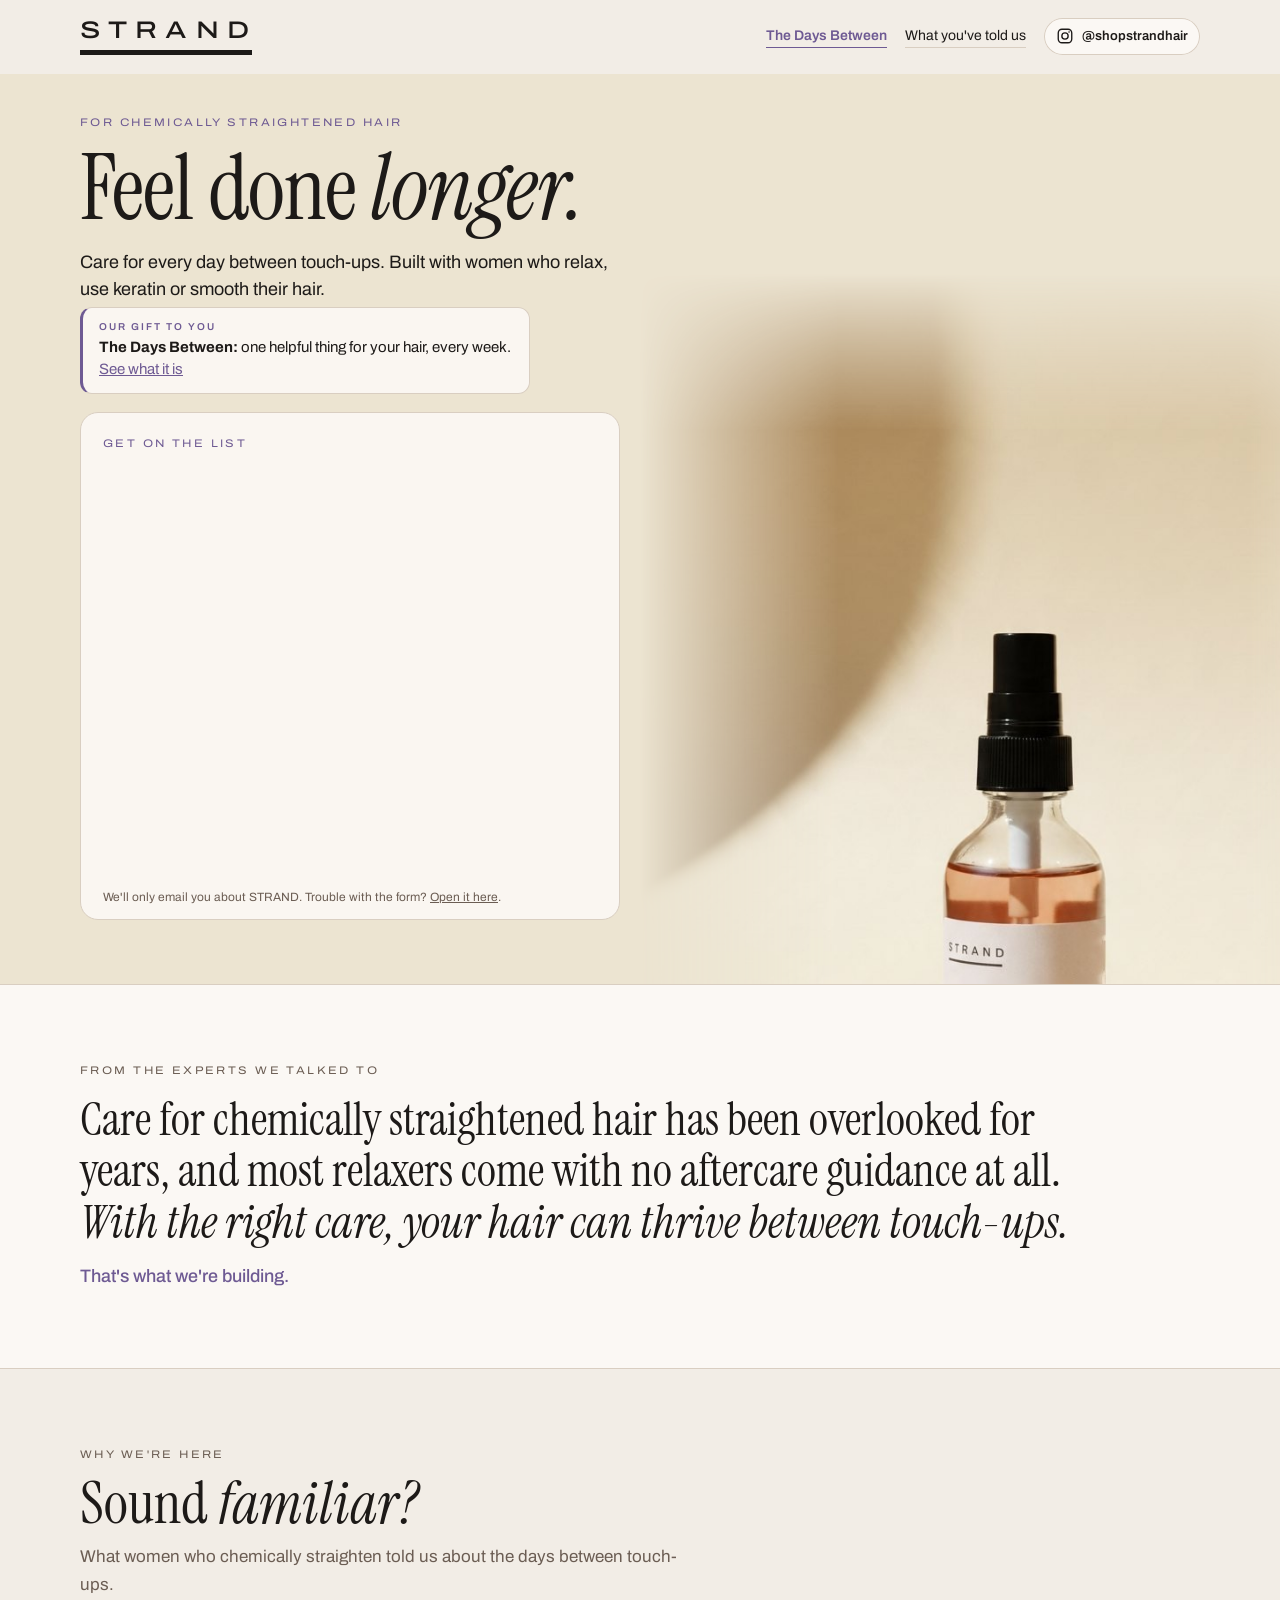
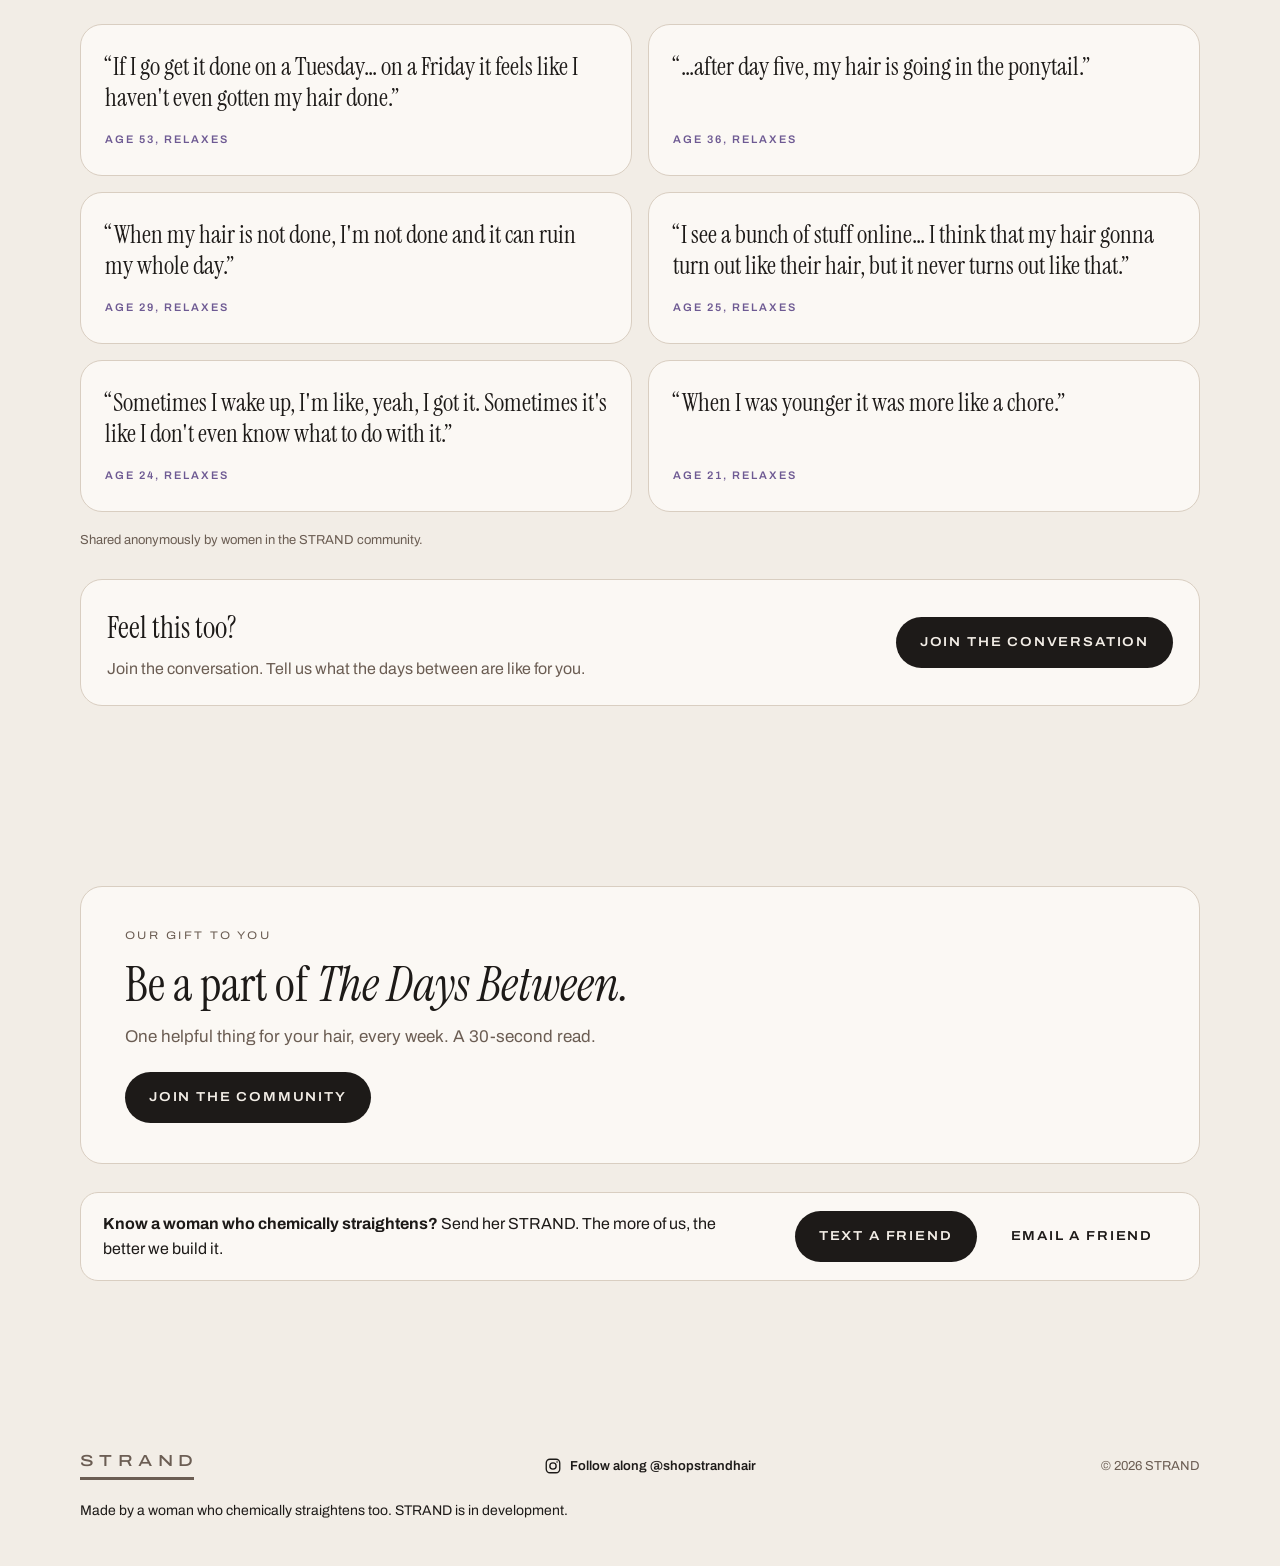
<file: index.html>
<!doctype html>
<html lang="en">
<head>
<meta charset="utf-8">
<meta name="viewport" content="width=device-width, initial-scale=1, viewport-fit=cover">
<title>STRAND | Care for chemically straightened hair</title>
<meta name="description" content="Feel done longer. Care for every day between touch-ups, built with women who chemically straighten.">
<link rel="icon" href="icon.png" type="image/png">
<link rel="apple-touch-icon" href="icon.png">
<meta property="og:type" content="website">
<meta property="og:site_name" content="STRAND">
<meta property="og:url" content="https://strand-haircare.com/">
<meta property="og:title" content="STRAND | Care for chemically straightened hair">
<meta property="og:description" content="Feel done longer. Care for every day between touch-ups, built with women who chemically straighten.">
<meta property="og:image" content="https://strand-haircare.com/og.png?v=4">
<meta property="og:image:width" content="1200">
<meta property="og:image:height" content="630">
<meta property="og:image:alt" content="A STRAND glass bottle with a black fine-mist sprayer on a cream background">
<meta name="twitter:card" content="summary_large_image">
<meta name="twitter:image" content="https://strand-haircare.com/og.png?v=4">
<link rel="preconnect" href="https://fonts.googleapis.com">
<link rel="preconnect" href="https://fonts.gstatic.com" crossorigin>
<link rel="stylesheet" href="https://fonts.googleapis.com/css2?family=Archivo:wdth,wght@62..125,300..700&family=Instrument+Serif:ital@0;1&display=swap">
<link rel="stylesheet" href="styles.css?v=20261026">
<link rel="preload" as="image" href="img/strand-bottle-crop.jpg">
<style>
html,body{overflow-x:clip}
:root{--cream:#ECE4D1}

/* Hero: bottle photo as full-bleed background */
.v3hero{position:relative;overflow:hidden;background:var(--cream);padding:40px 0 64px}
.v3hero::before{content:"";position:absolute;top:auto;height:78%;bottom:0;left:50%;aspect-ratio:864/805;background:url(img/strand-bottle-crop.jpg) 50% 100%/cover no-repeat;-webkit-mask-image:linear-gradient(90deg,transparent 0,#000 26%,#000 80%,transparent 100%),linear-gradient(180deg,transparent 0,#000 22%,#000 100%);-webkit-mask-composite:source-in;mask-image:linear-gradient(90deg,transparent 0,#000 26%,#000 80%,transparent 100%),linear-gradient(180deg,transparent 0,#000 22%,#000 100%);mask-composite:intersect;pointer-events:none}
.v3hero .wrap{position:relative;z-index:1;min-height:640px;display:flex;align-items:center}
.v3hero .copy{max-width:540px}
.v3hero .eyebrow{color:var(--lav-deep);margin-bottom:14px}
.v3hero h1{font-size:clamp(48px,7vw,92px);line-height:.95;letter-spacing:-.01em}
.v3hero .sub{font-size:18px;line-height:1.5;color:var(--ink);margin:18px 0 10px;max-width:30em}
.v3hero .foryou{font-size:14px;color:var(--muted);margin:0 0 22px}
.dbcall{display:block;margin:-6px 0 18px;padding:12px 16px;background:rgba(251,248,244,.94);border:1px solid var(--line);border-left:3px solid var(--lav-deep);border-radius:12px;font-size:15px;line-height:1.45;color:var(--ink);text-decoration:none;max-width:30em}.dbcall span{display:block;font-size:10px;letter-spacing:.2em;text-transform:uppercase;color:var(--lav-deep);font-weight:600;margin-bottom:3px}.dbcall u{color:var(--lav-deep)}
.hero-form{background:rgba(251,248,244,.94)}
.hide{display:none!important}

.sec{padding:clamp(64px,8vw,104px) 0}
.sec h2{font-size:clamp(36px,4.6vw,58px);line-height:1}
.sec .lede{font-size:18px;color:var(--muted);max-width:32em;margin:18px 0 0}

/* The days between */
.days{background:var(--ink);color:var(--on-cocoa)}
.days .eyebrow{color:var(--on-cocoa-muted)}
.days .grid{display:grid;grid-template-columns:1fr 1fr;gap:56px;align-items:end}
.days .big{font-family:var(--f-display);font-size:clamp(34px,4.2vw,54px);line-height:1.08;margin:12px 0 0}
.days .big em{color:var(--lav)}
.days p.lede{color:var(--on-cocoa-muted);margin:0;font-size:19px}

/* What straightening does */
.navlinks{display:flex;align-items:center;gap:18px}.navtold{font-size:14px;color:var(--ink);text-decoration:none;border-bottom:1px solid var(--line)}.navdb{font-size:14px;color:var(--lav-deep);font-weight:600;text-decoration:none;border-bottom:1px solid currentColor}@media (max-width:600px){.navtold{display:none}}
.learn .grid{display:grid;grid-template-columns:1fr 1fr;gap:56px;align-items:start}
.learn .xq{font-size:clamp(28px,3.6vw,46px);line-height:1.12;margin:14px 0 14px;max-width:24em}
.learn .xsub{margin:0;font-size:18px;color:var(--lav-deep);font-weight:500}
.learn{background:var(--card);border-top:1px solid var(--line);border-bottom:1px solid var(--line);padding:clamp(48px,6vw,80px) 0}
@media (max-width:700px){.learn{padding:40px 0}.learn .xq{font-size:26px;line-height:1.18;margin:10px 0 10px}.learn .xsub{font-size:16px}.told{padding-top:44px}.told .qlede{margin-bottom:18px;font-size:16px}.told h2{font-size:34px}.ways .head{padding-top:36px;margin-bottom:18px}.way{padding:22px 20px;gap:8px}.way h3{font-size:26px}}
.learn .facts{display:flex;flex-direction:column;gap:16px;font-size:17px;margin:0}
.learn .facts p{margin:0}
.learn .facts .experts{margin-top:6px;padding:16px 18px;background:var(--card);border:1px solid var(--line);border-radius:14px;font-size:16px}
.learn .facts .experts span{display:block;font-size:11px;letter-spacing:.2em;text-transform:uppercase;color:var(--lav-deep);font-weight:600;margin-bottom:6px}
.ways .share{margin-top:28px;display:flex;gap:18px;align-items:center;justify-content:space-between;flex-wrap:wrap;border:1px solid var(--line);border-radius:18px;padding:18px 22px;background:var(--card)}
.ways .share p{margin:0;max-width:40em}
.ways .sharebtns{display:flex;gap:10px;flex-wrap:wrap}
.learn .needs{background:var(--card);border:1px solid var(--line);border-radius:22px;padding:clamp(24px,3vw,36px)}
.learn .needs h3{font-size:clamp(26px,2.6vw,32px);line-height:1.1;margin:0 0 14px}
.learn .needs ul{list-style:none;margin:0;padding:0;border-top:1px solid var(--line)}
.learn .needs li{font-family:var(--f-display);font-size:clamp(21px,2vw,25px);line-height:1.25;padding:16px 0;border-bottom:1px solid var(--line);display:flex;gap:14px;align-items:baseline}
.learn .needs li::before{content:"";flex:none;width:16px;height:2px;background:var(--lav-deep);transform:translateY(-6px)}

/* What you've told us */
.told{padding-top:clamp(44px,6vw,80px)}
.told .qrow{display:grid;grid-template-columns:repeat(2,1fr);gap:16px}
.told .q{margin:0;background:var(--card);border:1px solid var(--line);border-radius:22px;padding:26px 24px;display:flex;flex-direction:column;justify-content:space-between;gap:18px}
.told blockquote{margin:0;font-family:var(--f-display);font-size:clamp(21px,2vw,25px);line-height:1.25}
.told figcaption{font-size:11px;letter-spacing:.18em;text-transform:uppercase;color:var(--lav-deep);font-weight:600}
.told .qnote{margin:18px 0 0;font-size:13px;color:var(--muted)}
.told .qlede{margin:0 0 26px;max-width:620px;font-size:17px;color:var(--muted)}
.told .qcta{margin-top:28px;background:var(--card);border:1px solid var(--line);border-radius:22px;padding:24px 26px;display:flex;align-items:center;justify-content:space-between;gap:20px}
.told .qcta h3{font-size:clamp(24px,2.4vw,30px);margin:0 0 4px}
.told .qcta p{margin:0;color:var(--muted)}
@media (max-width:700px){.told .qcta{flex-direction:column;align-items:stretch}}
@media (max-width:900px){.told .qrow{grid-template-columns:none;grid-auto-flow:column;grid-auto-columns:82%;overflow-x:auto;scroll-snap-type:x mandatory;padding-bottom:6px}.told .q{scroll-snap-align:start}}

/* Three ways in */
.ways{padding-top:0;padding-bottom:clamp(88px,10vw,128px)}
.ways .head{border-top:1px solid var(--line);padding-top:clamp(40px,5vw,64px);margin-bottom:28px}
.ways .row{display:grid;grid-template-columns:repeat(2,1fr);gap:16px}
.way{background:var(--card);border:1px solid var(--line);border-radius:22px;padding:28px 26px;display:flex;flex-direction:column;gap:12px;min-width:0}
.way .n{font-size:11px;letter-spacing:.2em;color:var(--lav-deep);font-weight:600;font-stretch:115%}
.way h3{font-size:clamp(28px,2.6vw,34px);line-height:1.05}
.way p{margin:0;color:var(--muted);font-size:15.5px;flex:1}
.way .btn{margin-top:10px;align-self:stretch}
.ways{padding-top:clamp(44px,6vw,80px)}.way.gift{border-top:1px solid var(--line)}.way.gift h2{font-size:clamp(32px,4vw,48px);line-height:1.05;margin:4px 0 0}.way.gift p{font-size:17px;flex:none}@media (min-width:701px){.way.gift{padding:40px 44px}.way.gift .btn{align-self:flex-start}}

.sticky{position:fixed;left:12px;right:12px;bottom:calc(12px + env(safe-area-inset-bottom));z-index:50;display:none}
.sticky .btn{width:100%;box-shadow:0 8px 28px rgba(29,26,24,.25)}
footer .made{flex-basis:100%;order:3;font-size:14px;color:var(--ink)}

@media (max-width:1100px){
  .v3hero::before{left:auto;right:-6%}
  .v3hero .copy{max-width:470px}
}
@media (max-width:900px){
  .days .grid,.learn .grid,.ways .row{grid-template-columns:1fr;gap:22px}
  .v3hero{padding:22px 0 36px}
  .v3hero::before{display:none}
  .v3hero .stage{margin:-24px calc(-1 * max(20px, env(safe-area-inset-left, 0px))) -6px;background:url(img/strand-bottle-crop.jpg) 50% 100%/auto 483px no-repeat;-webkit-mask-image:linear-gradient(180deg,transparent 0,#000 14%);mask-image:linear-gradient(180deg,transparent 0,#000 14%)}
  .v3hero .wrap{min-height:0;display:block}
  .v3hero .copy{max-width:none}
  .v3hero .stage{height:340px}
  /* Mobile: form above the fold, bottle below it */
  .v3hero .copy{display:flex;flex-direction:column}
  .v3hero .hero-form{order:1}
  .v3hero .stage{order:2;margin-top:4px;height:280px}
  .v3hero .foryou{margin-bottom:14px}
  .v3hero h1{font-size:46px}
  .v3hero .sub{font-size:16px;margin:12px 0 8px}
  .v3hero .eyebrow{margin-bottom:8px}
  .sticky.on{display:block}
}
@media (min-width:901px){.v3hero .stage{display:none}}
</style>
</head>
<body>

<header class="top" id="top-bar">
  <div class="wrap">
    <a class="mark" href="#top" aria-label="STRAND home"><b>STRAND</b><i></i></a>
    <nav class="navlinks" aria-label="Main">
      <a class="navdb" href="/days-between">The Days Between</a>
      <a class="navtold" href="#told">What you've told us</a>
      <a class="ig" href="https://www.instagram.com/shopstrandhair/" target="_blank" rel="noopener" aria-label="Follow STRAND on Instagram"><svg viewBox="0 0 24 24" width="18" height="18" aria-hidden="true" fill="none" stroke="currentColor" stroke-width="1.8"><rect x="3" y="3" width="18" height="18" rx="5"/><circle cx="12" cy="12" r="4.2"/><circle cx="17.4" cy="6.6" r="1.1" fill="currentColor" stroke="none"/></svg><span>@shopstrandhair</span></a>
    </nav>
  </div>
</header>

<main id="top">
  <!-- Hero -->
  <section class="v3hero" aria-labelledby="h1">
    <div class="wrap">
      <div class="copy">
        <div class="eyebrow">For chemically straightened hair</div>
        <h1 id="h1">Feel done <em>longer.</em></h1>
        <p class="sub">Care for every day between touch-ups. Built with women who relax, use keratin or smooth their hair.</p>
        <a class="dbcall" href="/days-between"><span>Our gift to you</span><b>The Days Between:</b> one helpful thing for your hair, every week. <u>See what it is</u></a>
        <div class="stage" aria-hidden="true"></div>
        <div class="tally-wrap hero-form" id="join">
          <div class="eyebrow" style="margin-bottom:6px">Get on the list</div>
          <iframe id="tally" data-src="https://tally.so/embed/q5ZBPY" width="100%" height="420" frameborder="0" marginheight="0" marginwidth="0" title="Join the list"></iframe>
          <div id="followup" hidden style="margin-top:14px;background:var(--card);border:1px solid var(--line);border-radius:14px;padding:16px 16px 4px">
            <div class="eyebrow" style="margin-bottom:4px">One more thing, if you have 10 seconds</div>
            <iframe width="100%" height="230" frameborder="0" marginheight="0" marginwidth="0" title="Optional follow-up"></iframe>
          </div>
          <p class="fine">We'll only email you about STRAND. Trouble with the form? <a href="https://tally.so/r/q5ZBPY" data-utm target="_blank" rel="noopener">Open it here</a>.</p>
        </div>
      </div>
    </div>
  </section>

  <!-- From the experts -->
  <section class="sec learn" id="learn" aria-labelledby="h2learn">
    <div class="wrap">
      <div class="eyebrow">From the experts we talked to</div>
      <h2 id="h2learn" class="xq">Care for chemically straightened hair has been overlooked for years, and most relaxers come with no aftercare guidance at all. <em>With the right care, your hair can thrive between touch-ups.</em></h2>
      <p class="xsub">That's what we're building.</p>
    </div>
  </section>

  <!-- What you've told us -->
  <section class="sec told" id="told" aria-labelledby="h2told">
    <div class="wrap">
      <div class="eyebrow">Why we're here</div>
      <h2 id="h2told" style="margin:12px 0 10px">Sound <em>familiar?</em></h2>
      <p class="qlede">What women who chemically straighten told us about the days between touch-ups.</p>
      <div class="qrow">
          <figure class="q"><blockquote>&ldquo;If I go get it done on a Tuesday&hellip; on a Friday it feels like I haven't even gotten my hair done.&rdquo;</blockquote><figcaption>Age 53, relaxes</figcaption></figure>
          <figure class="q"><blockquote>&ldquo;&hellip;after day five, my hair is going in the ponytail.&rdquo;</blockquote><figcaption>Age 36, relaxes</figcaption></figure>
          <figure class="q"><blockquote>&ldquo;When my hair is not done, I'm not done and it can ruin my whole day.&rdquo;</blockquote><figcaption>Age 29, relaxes</figcaption></figure>
          <figure class="q"><blockquote>&ldquo;I see a bunch of stuff online&hellip; I think that my hair gonna turn out like their hair, but it never turns out like that.&rdquo;</blockquote><figcaption>Age 25, relaxes</figcaption></figure>
          <figure class="q"><blockquote>&ldquo;Sometimes I wake up, I'm like, yeah, I got it. Sometimes it's like I don't even know what to do with it.&rdquo;</blockquote><figcaption>Age 24, relaxes</figcaption></figure>
          <figure class="q"><blockquote>&ldquo;When I was younger it was more like a chore.&rdquo;</blockquote><figcaption>Age 21, relaxes</figcaption></figure>
      </div>
      <p class="qnote">Shared anonymously by women in the STRAND community.</p>
      <div class="qcta">
        <div><h3>Feel this too?</h3><p>Join the conversation. Tell us what the days between are like for you.</p></div>
        <a class="btn dark" href="https://tally.so/r/q5ZBPY" data-tally-btn="conversation" target="_blank" rel="noopener">Join the conversation</a>
      </div>
    </div>
  </section>

  <!-- The gift -->
  <section class="sec ways" id="ways" aria-labelledby="h2ways">
    <div class="wrap">
      <article class="way gift">
        <div class="eyebrow">Our gift to you</div>
        <h2 id="h2ways">Be a part of <em>The Days Between.</em></h2>
        <p>One helpful thing for your hair, every week. A 30-second read.</p>
        <a class="btn dark" href="https://tally.so/r/q5ZBPY" data-tally-btn="days_between" target="_blank" rel="noopener">Join the community</a>
      </article>
      <div class="share">
        <p><strong>Know a woman who chemically straightens?</strong> Send her STRAND. The more of us, the better we build it.</p>
        <div class="sharebtns"><a class="btn dark" href="sms:?&amp;body=Thought%20of%20you%21%20I%20joined%20STRAND.%20They%27re%20building%20care%20for%20chemically%20straightened%20hair%2C%20for%20every%20day%20between%20touch-ups.%20Free%20to%20join%2C%20and%20you%20help%20decide%20what%20they%20make%20first%3A%20https%3A%2F%2Fstrand-haircare.com%2Fhi">Text a friend</a><a class="btn" href="mailto:?subject=Thought%20of%20you&amp;body=Hey%21%0A%0AI%20joined%20STRAND%20and%20thought%20of%20you%20right%20away.%0A%0AS%20T%20R%20A%20N%20D%0AFeel%20done%20longer.%0A%0ACare%20for%20every%20day%20between%20touch-ups%2C%20made%20with%20women%20who%20relax%2C%20use%20keratin%20or%20smooth%20their%20hair.%20It%27s%20a%20free%20community%2C%20and%20you%20help%20decide%20what%20they%20make%20first.%0A%0AJoin%20here%3A%20https%3A%2F%2Fstrand-haircare.com%2Finvite%0A">Email a friend</a></div>
      </div>
    </div>
  </section>
</main>

<div class="sticky" id="sticky"><a class="btn dark" href="#join">Join the list</a></div>

<footer>
  <div class="wrap">
    <a class="mark" href="#top" aria-label="STRAND home"><b>STRAND</b><i></i></a>
    <a class="foot-ig" href="https://www.instagram.com/shopstrandhair/" target="_blank" rel="noopener"><svg viewBox="0 0 24 24" width="18" height="18" aria-hidden="true" fill="none" stroke="currentColor" stroke-width="1.8"><rect x="3" y="3" width="18" height="18" rx="5"/><circle cx="12" cy="12" r="4.2"/><circle cx="17.4" cy="6.6" r="1.1" fill="currentColor" stroke="none"/></svg>Follow along @shopstrandhair</a>
    <span class="made">Made by a woman who chemically straightens too. STRAND is in development.</span>
    <span>&copy; 2026 STRAND</span>
  </div>
</footer>

<script>
(function(){
  var FORM='q5ZBPY';
  var q=new URLSearchParams(location.search), utm={};
  ['utm_source','utm_campaign','utm_content','utm_medium'].forEach(function(k){ if(q.get(k)) utm[k]=q.get(k); });
  var qs=new URLSearchParams(utm).toString();
  document.querySelectorAll('a[data-utm]').forEach(function(a){ if(qs) a.href+= (a.href.indexOf('?')>-1?'&':'?')+qs; });

  // Inline hero embed (unchanged wiring): page UTMs pass through as hidden fields
  var f=document.getElementById('tally'), p=new URLSearchParams(utm);
  p.set('alignLeft','1'); p.set('hideTitle','1'); p.set('transparentBackground','1'); p.set('dynamicHeight','1');
  f.setAttribute('data-tally-src', f.getAttribute('data-src')+'?'+p.toString());
  var sc=document.createElement('script'); sc.src='https://tally.so/widgets/embed.js'; sc.async=true;
  sc.onload=function(){ if(window.Tally){ Tally.loadEmbeds(); } };
  sc.onerror=function(){ f.src=f.getAttribute('data-tally-src'); };
  document.head.appendChild(sc);
  window.addEventListener('message',function(e){ try{ if(typeof e.data==='string' && e.data.indexOf('Tally.FormSubmitted')>-1){ var d=JSON.parse(e.data); if(d.payload && d.payload.formId && d.payload.formId!==FORM) return; joined(d.payload, f && e.source===f.contentWindow); } }catch(err){} });
  var didJoin=false;
  function joined(pl, inline){ try{localStorage.setItem('strand_member','1');}catch(e){} document.body.classList.add('joined'); upd();
    if(didJoin) return; didJoin=true; followUp(pl||{}, !!inline); }

  // Optional follow-up, shown only after she's on the list
  var FOLLOW='gbegZM';
  function followUp(pl, inline){
    var hf={}; (pl.fields||[]).forEach(function(x){ if(x.type==='INPUT_EMAIL' && x.value) hf.email=x.value; });
    if(pl.respondentId) hf.respondent=pl.respondentId;
    if(utm.utm_source) hf.utm_source=utm.utm_source; if(utm.utm_campaign) hf.utm_campaign=utm.utm_campaign;
    if(inline){
      var box=document.getElementById('followup'); if(!box) return;
      var q=new URLSearchParams(hf); q.set('alignLeft','1'); q.set('hideTitle','1'); q.set('transparentBackground','1'); q.set('dynamicHeight','1');
      box.querySelector('iframe').src='https://tally.so/embed/'+FOLLOW+'?'+q.toString();
      box.hidden=false;
    } else if(window.Tally && Tally.openPopup){
      setTimeout(function(){ Tally.openPopup(FOLLOW,{layout:'modal',width:520,hiddenFields:hf,autoClose:2000}); },1800);
    }
  }

  // Popup opener. fields = hidden fields sent to Tally (page UTMs + any button tag).
  function opener(fields, link){
    link.href='https://tally.so/r/'+FORM+(Object.keys(fields).length?'?'+new URLSearchParams(fields).toString():'');
    link.target='_blank'; link.rel='noopener';
    link.addEventListener('click',function(e){
      if(window.Tally && Tally.openPopup){
        e.preventDefault();
        Tally.openPopup(FORM,{layout:'modal',width:520,hiddenFields:fields,autoClose:1500,onSubmit:function(pl){ joined(pl,false); }});
      } // else: the link opens the hosted form in a new tab with the same params
    });
  }

  // Three ways in: same form, button tag wins over any page utm_content
  document.querySelectorAll('[data-tally-btn]').forEach(function(a){
    var fields=Object.assign({},utm);
    if(!fields.utm_source) fields.utm_source='site';
    fields.utm_content=a.getAttribute('data-tally-btn');
    opener(fields,a);
  });

  // Mobile sticky: page UTMs only (same as before)
  var st=document.getElementById('sticky'), hero=document.getElementById('join'), end=document.getElementById('ways');
  opener(Object.assign({},utm), st.querySelector('a'));
  var vis={hero:true,end:false};
  function upd(){ st.classList.toggle('on', !vis.hero && !vis.end && !document.body.classList.contains('joined')); }
  if('IntersectionObserver' in window){
    new IntersectionObserver(function(es){ es.forEach(function(e){ vis.hero=e.isIntersecting; }); upd(); }).observe(hero);
    new IntersectionObserver(function(es){ es.forEach(function(e){ vis.end=e.isIntersecting; }); upd(); }).observe(end);
  }
  var sb=document.getElementById('sharebtn');
  if(sb){ var shareUrl='https://strand-haircare.com/?utm_source=share&utm_campaign=friend';
    sb.addEventListener('click',function(){
      var d={title:'STRAND',text:'Care for chemically straightened hair, built with women who straighten. Come help build it.',url:shareUrl};
      if(navigator.share){ navigator.share(d).catch(function(){}); }
      else if(navigator.clipboard){ navigator.clipboard.writeText(shareUrl).then(function(){ sb.textContent='Link copied'; setTimeout(function(){sb.textContent='Send to a friend';},2500); }); }
      else { location.href='mailto:?subject='+encodeURIComponent('Thought of you')+'&body='+encodeURIComponent(d.text+' '+shareUrl); }
    }); }
  var bar=document.getElementById('top-bar');
  window.addEventListener('scroll',function(){ bar.classList.toggle('scrolled', window.scrollY>10); },{passive:true});
})();
</script>
</body>
</html>
</file>
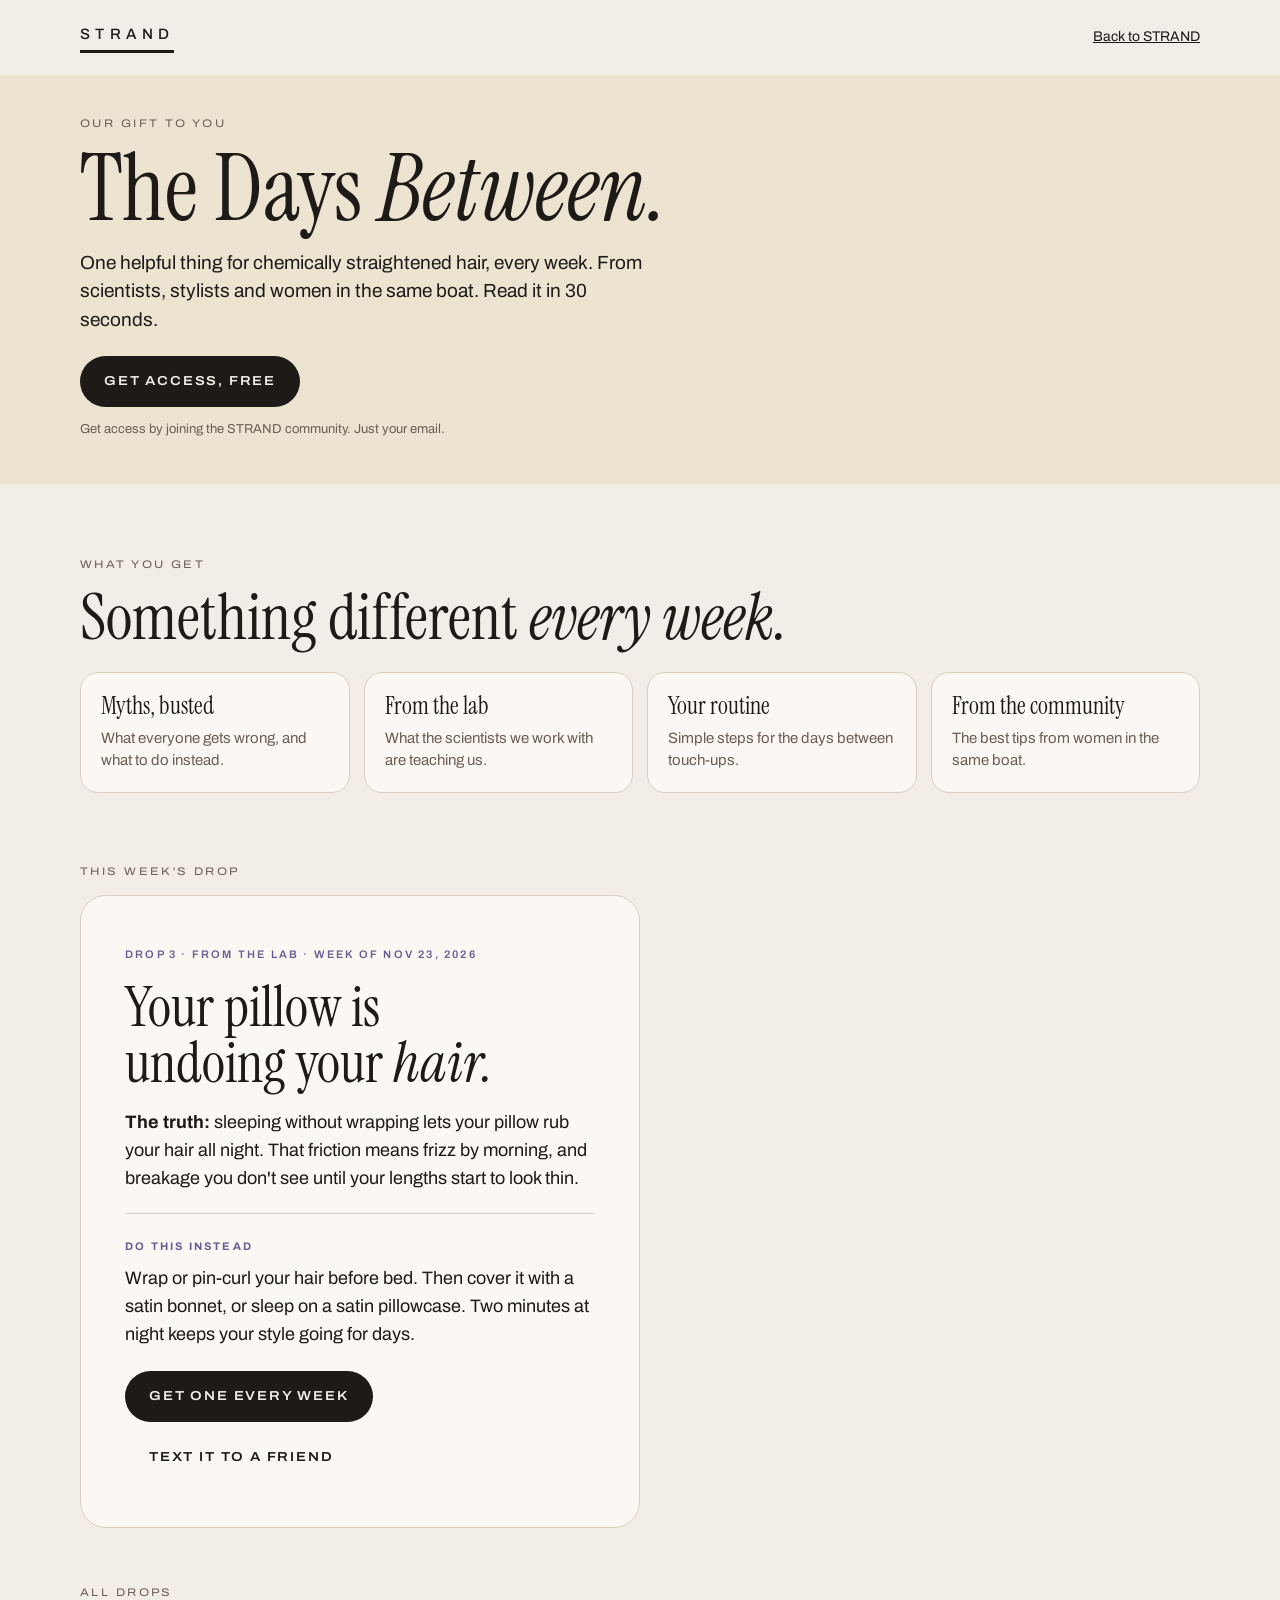
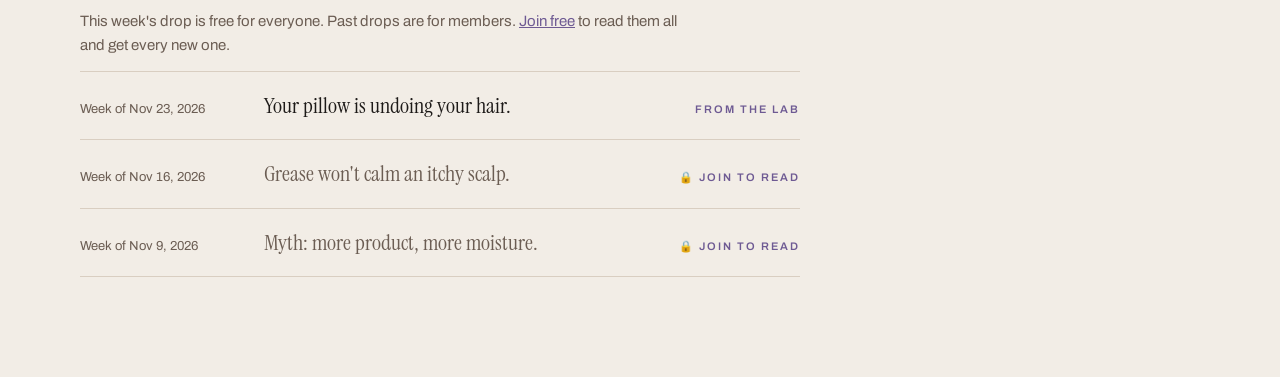
<file: days-between/index.html>
<!doctype html>
<html lang="en">
<head>
<meta charset="utf-8">
<meta name="viewport" content="width=device-width, initial-scale=1, viewport-fit=cover">
<title>The Days Between | STRAND</title>
<meta name="description" content="One helpful thing for chemically straightened hair, every week. From scientists, stylists and women in the same boat. 30 seconds. Free.">
<meta property="og:title" content="The Days Between, by STRAND">
<meta property="og:description" content="One helpful thing for chemically straightened hair, every week. This week: why your pillow is undoing your hair.">
<meta property="og:image" content="https://strand-haircare.com/og.png?v=4">
<link rel="icon" href="../icon.png" type="image/png">
<link rel="preconnect" href="https://fonts.googleapis.com">
<link rel="preconnect" href="https://fonts.gstatic.com" crossorigin>
<link rel="stylesheet" href="https://fonts.googleapis.com/css2?family=Archivo:wdth,wght@62..125,300..700&family=Instrument+Serif:ital@0;1&display=swap">
<link rel="stylesheet" href="../styles.css?v=20261026">
<style>
html,body{overflow-x:clip}
.dbh{background:#ECE4D1;padding:40px 0 44px}
.dbh h1{font-size:clamp(46px,7.5vw,92px);line-height:.96;margin:12px 0 16px}
.dbh .sub{font-size:19px;line-height:1.5;max-width:30em;margin:0 0 22px}
.dbh .fine{font-size:13px;color:var(--muted);margin-top:12px}
.what{padding:clamp(40px,6vw,72px) 0 10px}
.types{display:grid;grid-template-columns:repeat(4,1fr);gap:14px;margin-top:22px}
.type{background:var(--card);border:1px solid var(--line);border-radius:18px;padding:20px}
.type b{display:block;font-family:var(--f-display);font-weight:400;font-size:24px;line-height:1.1;margin-bottom:8px}
.type p{margin:0;font-size:15px;line-height:1.5;color:var(--muted)}
.thisweek{padding:clamp(36px,5vw,60px) 0 clamp(40px,5vw,56px)}
.card{max-width:560px;background:var(--card);border:1px solid var(--line);border-radius:26px;padding:clamp(26px,5vw,44px)}
.tag{display:inline-block;font-size:11px;letter-spacing:.2em;text-transform:uppercase;color:var(--lav-deep);font-weight:600}
.card h2{font-size:clamp(36px,6vw,56px);line-height:1;margin:14px 0 18px}
.card p{font-size:18px;line-height:1.55;margin:0 0 14px}
.try{border-top:1px solid var(--line);margin-top:20px;padding-top:18px}
.try b{font-size:11px;letter-spacing:.2em;text-transform:uppercase;color:var(--lav-deep)}
.btns{display:flex;gap:10px;flex-wrap:wrap;margin-top:22px}
.archive{padding:0 0 clamp(64px,8vw,100px)}.archnote{margin:8px 0 0;font-size:15px;color:var(--muted);max-width:40em}.archnote a{color:var(--lav-deep)}.drops a.locked b{color:var(--muted)}.drops a.locked em::before{content:"🔒 "}.drops{list-style:none;margin:14px 0 0;padding:0;border-top:1px solid var(--line);max-width:720px}.drops a{display:grid;grid-template-columns:170px 1fr auto;gap:14px;align-items:baseline;padding:16px 0;border-bottom:1px solid var(--line);color:inherit;text-decoration:none}.drops span{font-size:13px;color:var(--muted)}.drops b{font-family:var(--f-display);font-weight:400;font-size:22px}.drops em{font-style:normal;font-size:11px;letter-spacing:.18em;text-transform:uppercase;color:var(--lav-deep);font-weight:600}
@media (max-width:600px){.drops a{grid-template-columns:1fr}}
@media (max-width:900px){.types{grid-template-columns:1fr 1fr}}
@media (max-width:520px){.types{grid-template-columns:1fr}}
</style>
</head>
<body>
<header><div class="wrap" style="padding-top:22px;padding-bottom:22px;display:flex;justify-content:space-between;align-items:center;gap:12px">
  <a href="/" style="text-decoration:none;color:inherit;font-weight:500;letter-spacing:.36em;font-size:15px;border-bottom:3px solid currentColor;padding-bottom:4px">STRAND</a>
  <a href="/" style="font-size:14px;color:inherit">Back to STRAND</a>
</div></header>
<main>
  <section class="dbh"><div class="wrap">
    <div class="eyebrow">Our gift to you</div>
    <h1>The Days <em>Between.</em></h1>
    <p class="sub">One helpful thing for chemically straightened hair, every week. From scientists, stylists and women in the same boat. Read it in 30 seconds.</p>
    <a class="btn dark" href="/?utm_source=days_between&amp;utm_campaign=days_between#join">Get access, free</a>
    <p class="fine">Get access by joining the STRAND community. Just your email.</p>
  </div></section>

  <section class="what"><div class="wrap">
    <div class="eyebrow">What you get</div>
    <h2 style="margin:12px 0 0">Something different <em>every week.</em></h2>
    <div class="types">
      <div class="type"><b>Myths, busted</b><p>What everyone gets wrong, and what to do instead.</p></div>
      <div class="type"><b>From the lab</b><p>What the scientists we work with are teaching us.</p></div>
      <div class="type"><b>Your routine</b><p>Simple steps for the days between touch-ups.</p></div>
      <div class="type"><b>From the community</b><p>The best tips from women in the same boat.</p></div>
    </div>
  </div></section>

  <section class="thisweek"><div class="wrap">
    <div class="eyebrow" style="margin-bottom:14px">This week's drop</div>
    <article class="card">
      <span class="tag">Drop 3 · From the lab · Week of Nov 23, 2026</span>
      <h2>Your pillow is undoing your <em>hair.</em></h2>
      <p><b>The truth:</b> sleeping without wrapping lets your pillow rub your hair all night. That friction means frizz by morning, and breakage you don't see until your lengths start to look thin.</p>
      <div class="try"><b>Do this instead</b><p style="margin-top:8px">Wrap or pin-curl your hair before bed. Then cover it with a satin bonnet, or sleep on a satin pillowcase. Two minutes at night keeps your style going for days.</p></div>
      <div class="btns">
        <a class="btn dark" href="/?utm_source=days_between&amp;utm_campaign=days_between#join">Get one every week</a>
        <a class="btn" href="sms:?&amp;body=This%20one%27s%20for%20you%3A%20STRAND%20sends%20one%20helpful%20thing%20for%20chemically%20straightened%20hair%20every%20week.%20https%3A%2F%2Fstrand-haircare.com%2Fdays-between">Text it to a friend</a>
      </div>
    </article>
  </div></section>
  <section class="archive"><div class="wrap">
    <div class="eyebrow">All drops</div>
    <p class="archnote">This week's drop is free for everyone. Past drops are for members. <a href="/?utm_source=days_between&amp;utm_campaign=archive_gate#join">Join free</a> to read them all and get every new one.</p>
    <ul class="drops">
      <li data-current="true"><a href="/days-between/3"><span>Week of Nov 23, 2026</span><b>Your pillow is undoing your hair.</b><em>From the lab</em></a></li>
      <li data-current="false"><a href="/days-between/2"><span>Week of Nov 16, 2026</span><b>Grease won't calm an itchy scalp.</b><em>From the lab</em></a></li>
      <li data-current="false"><a href="/days-between/1"><span>Week of Nov 9, 2026</span><b>Myth: more product, more moisture.</b><em>Myth</em></a></li>
    </ul>
  </div></section>
</main>
<script src="/gate.js"></script>
</body>
</html>
</file>
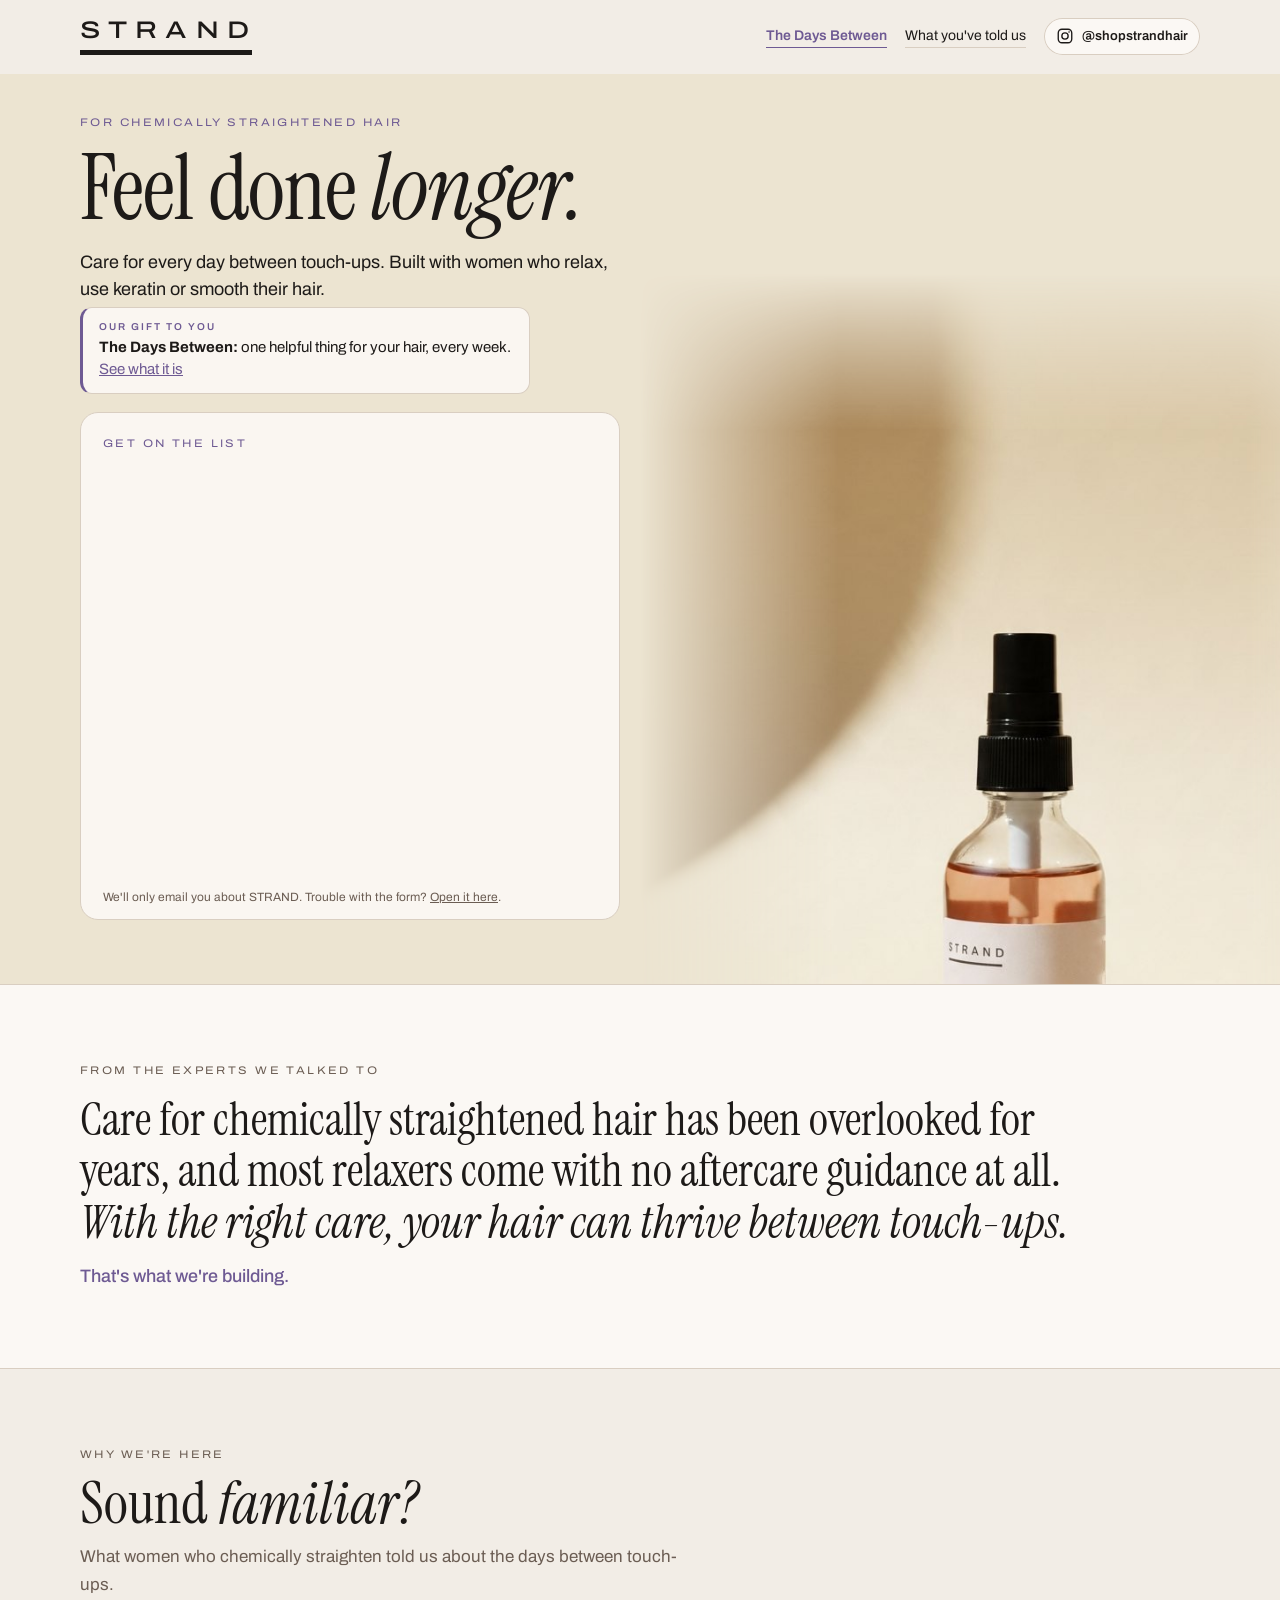
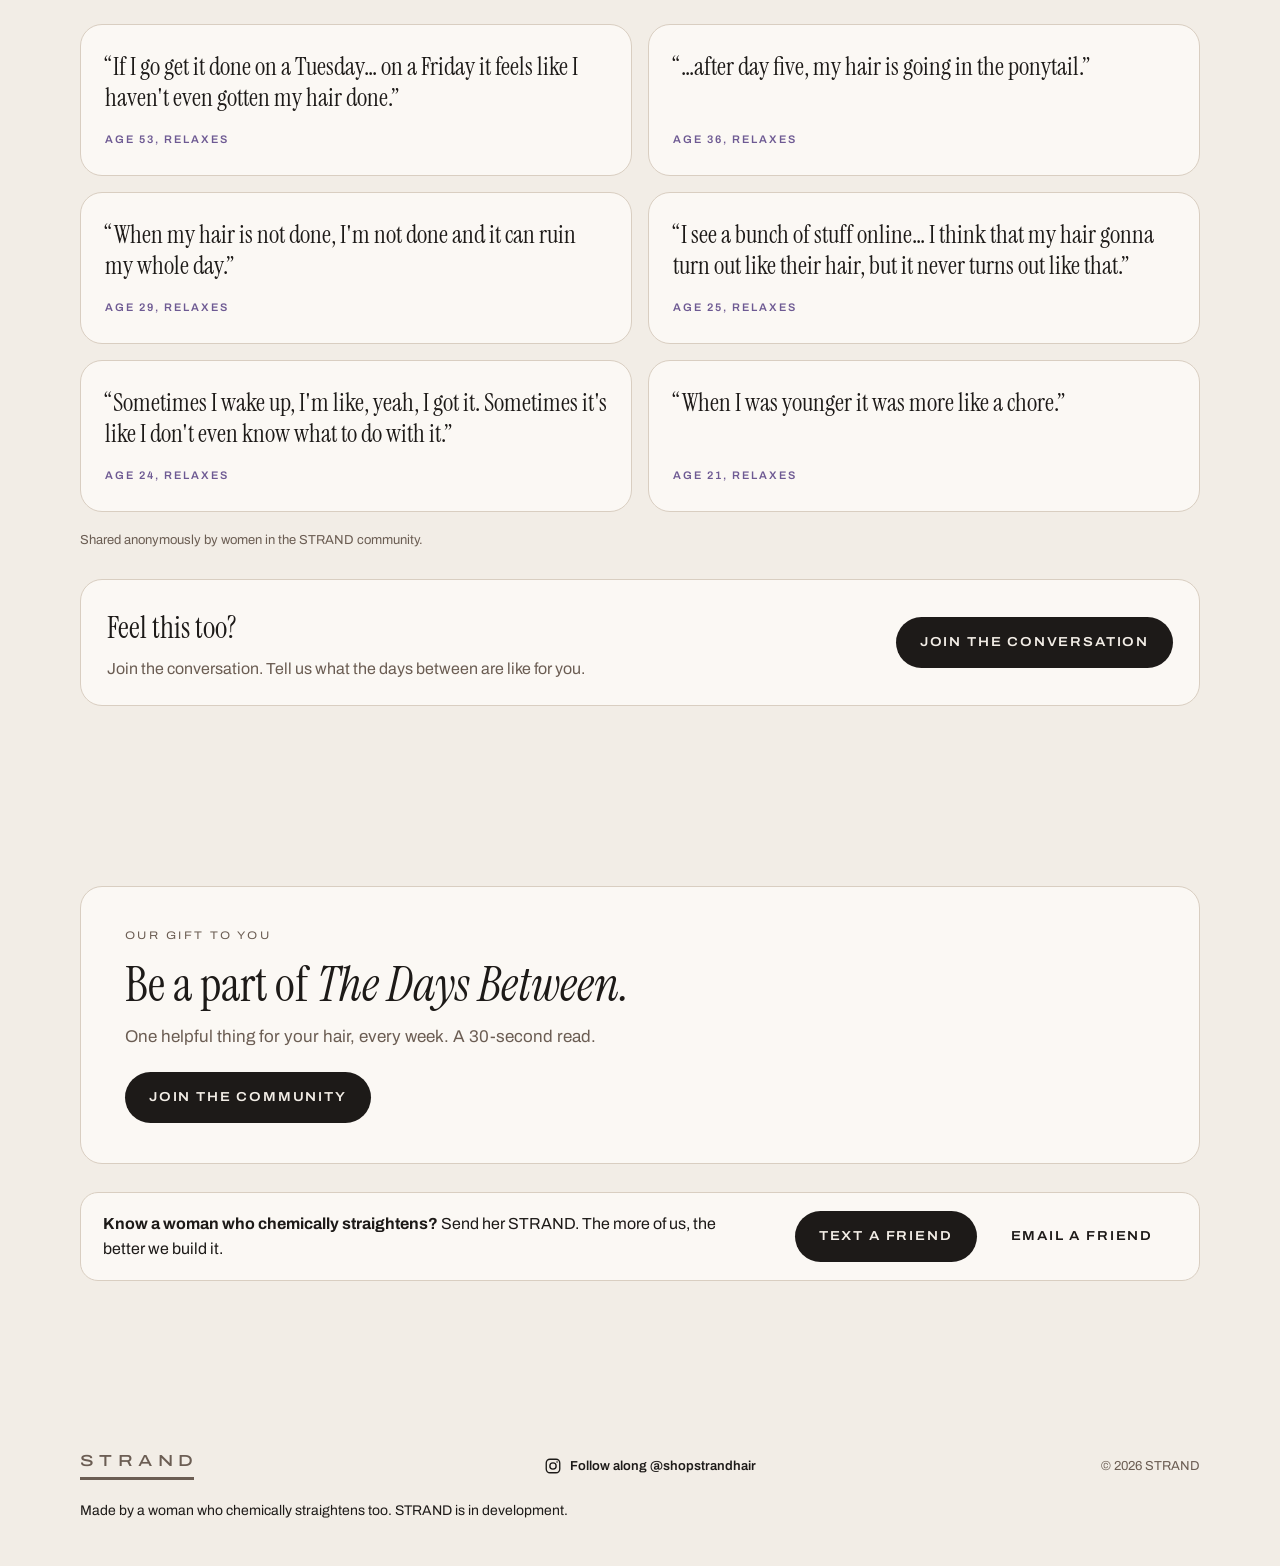
<file: friend/index.html>
<!doctype html><html lang="en"><head><meta charset="utf-8"><meta name="viewport" content="width=device-width,initial-scale=1"><meta name="robots" content="noindex"><title>STRAND</title><meta http-equiv="refresh" content="0;url=/?utm_source=list_forward&amp;utm_campaign=friend"><link rel="canonical" href="https://strand-haircare.com/"><script>location.replace("/?utm_source=list_forward&utm_campaign=friend");</script><style>body{background:#f2ede6;color:#1d1a18;font-family:Arial,sans-serif;display:flex;min-height:100vh;align-items:center;justify-content:center;margin:0;letter-spacing:.32em}</style></head><body>STRAND</body></html>
</file>
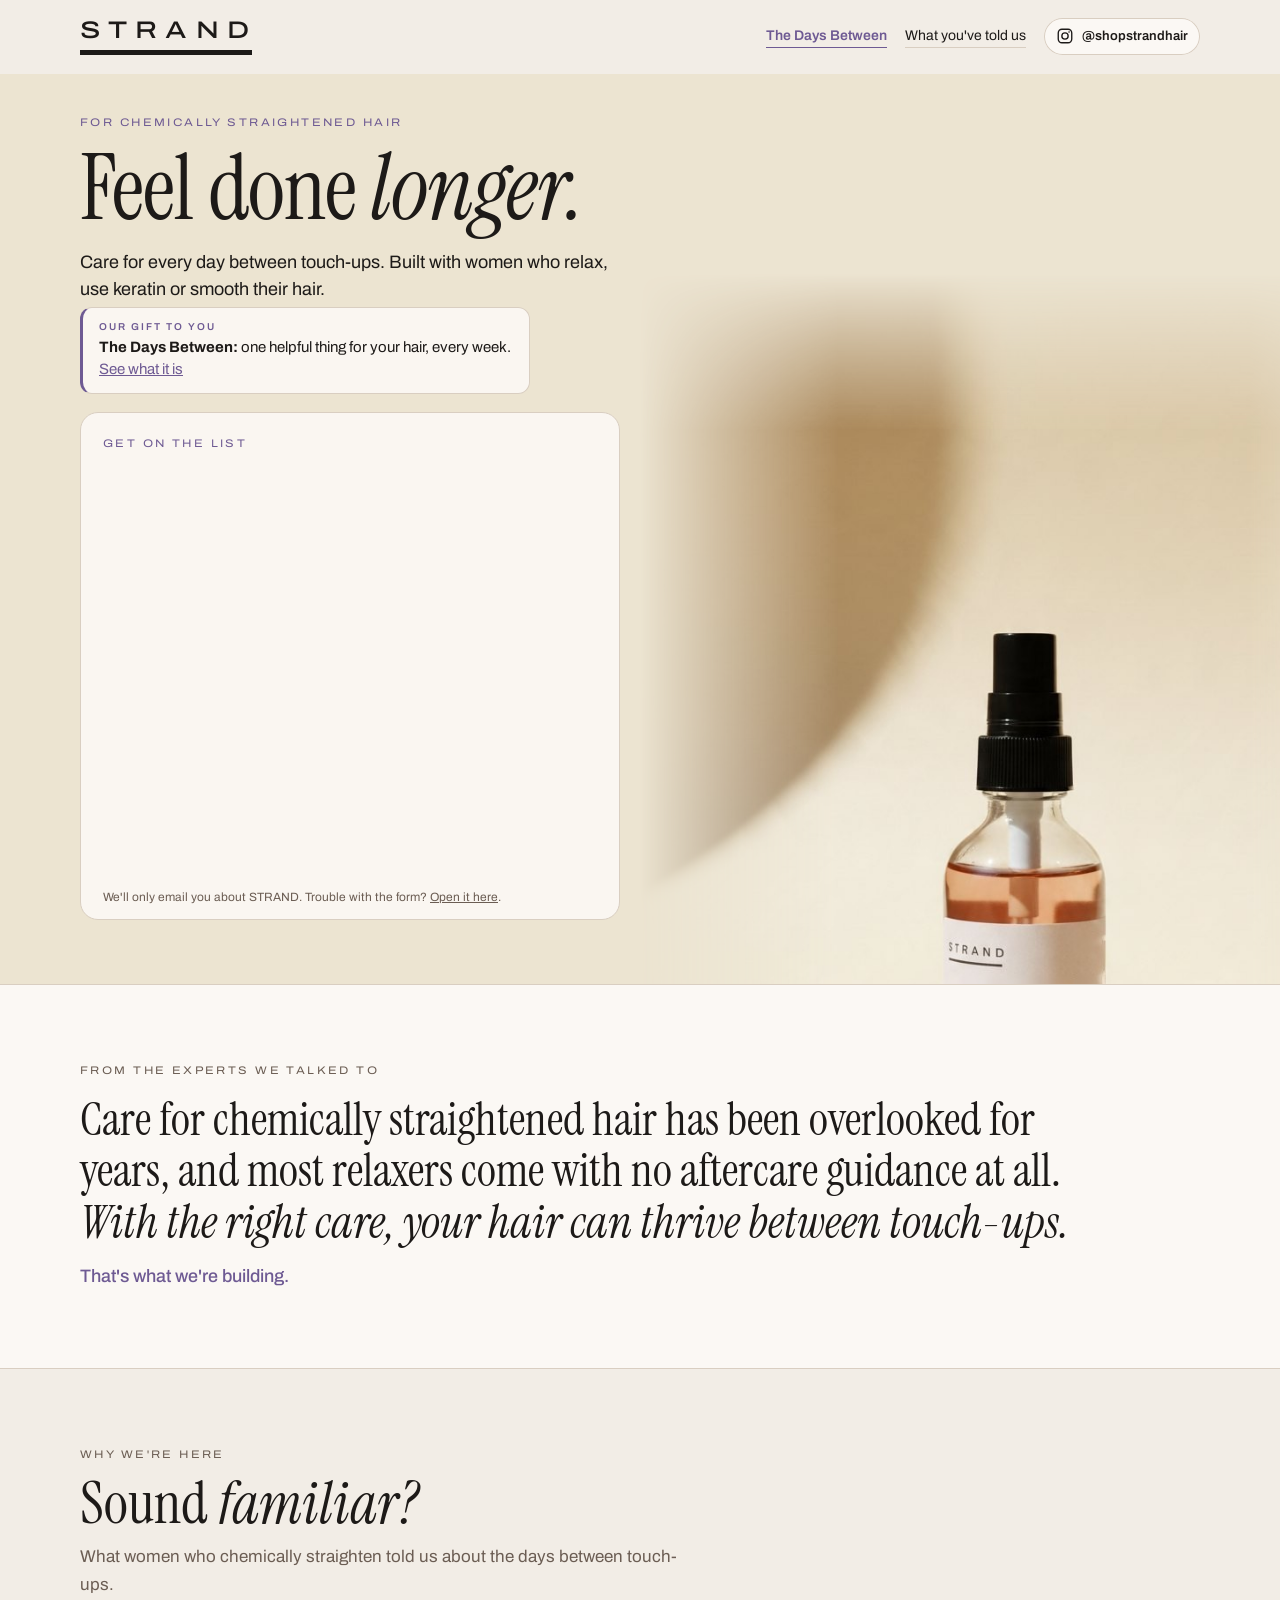
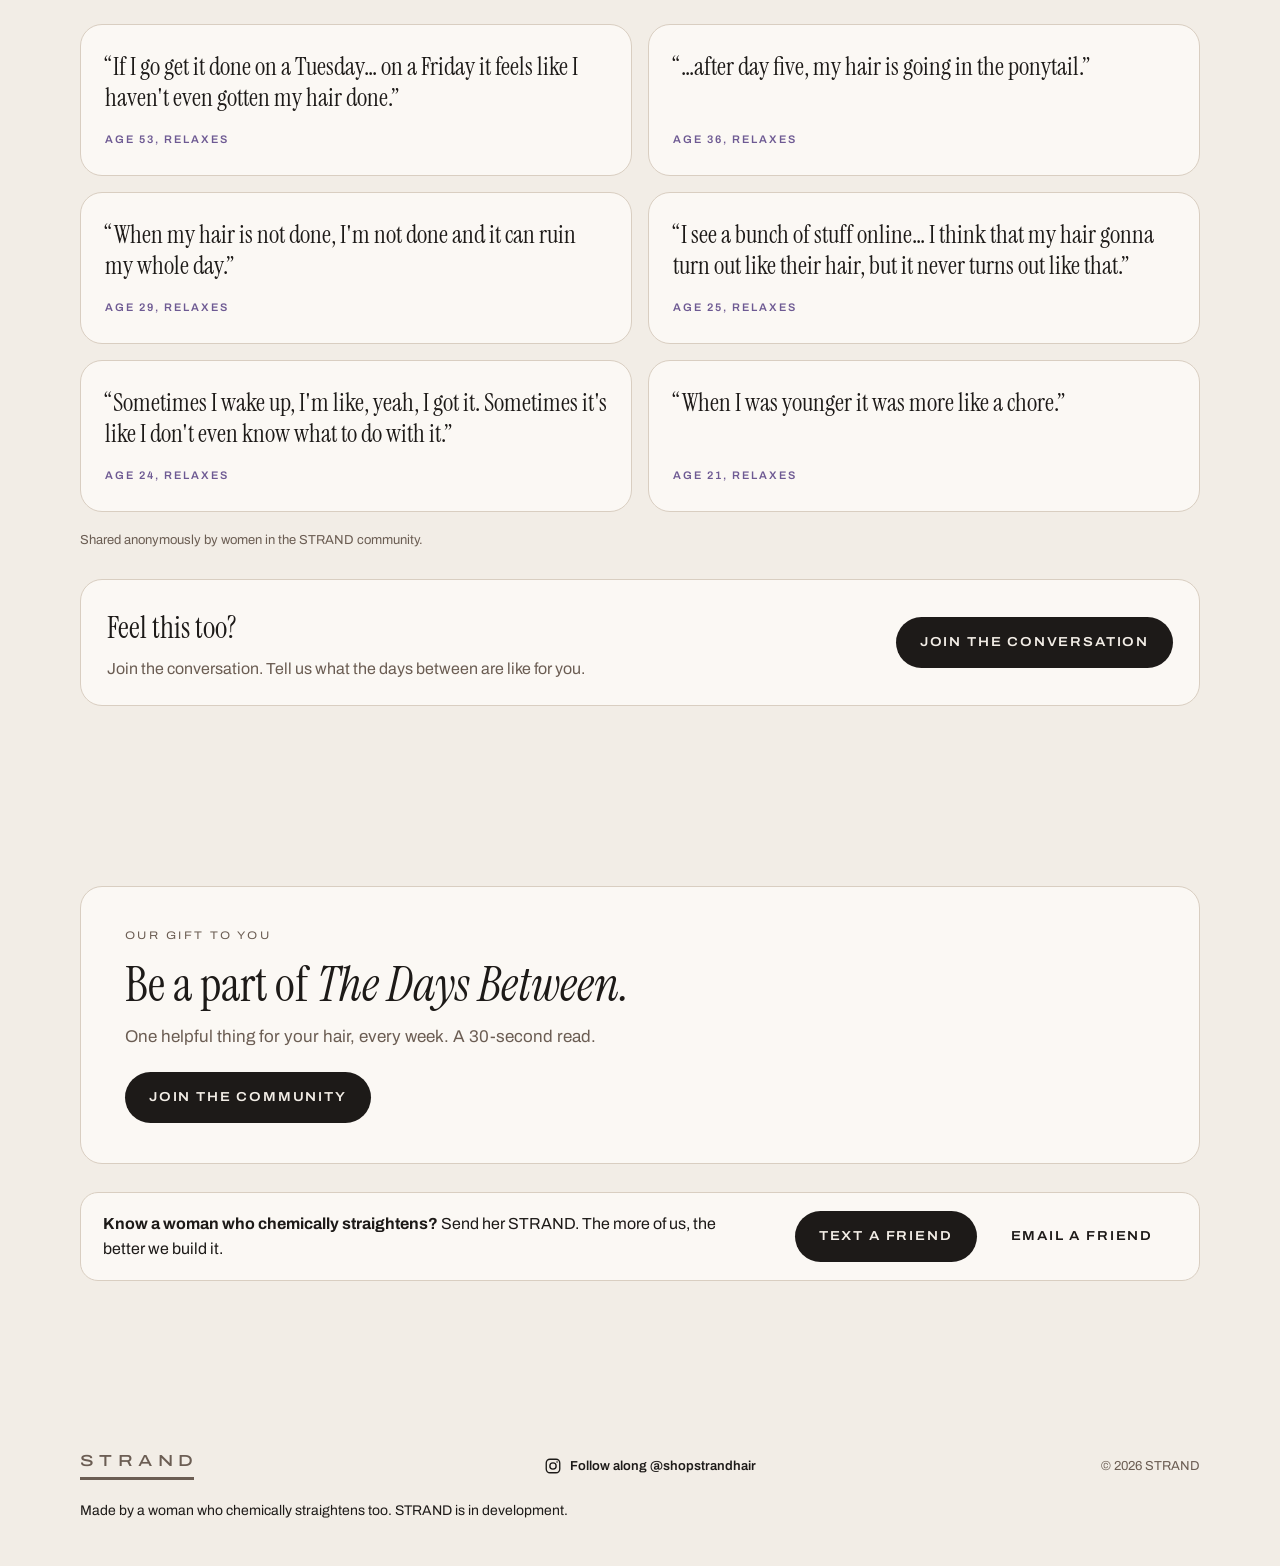
<file: hey/index.html>
<!doctype html><html lang="en"><head><meta charset="utf-8"><meta name="viewport" content="width=device-width,initial-scale=1"><meta name="robots" content="noindex"><title>STRAND</title><meta http-equiv="refresh" content="0;url=/?utm_source=list_forward_sms&amp;utm_campaign=friend"><link rel="canonical" href="https://strand-haircare.com/"><script>location.replace("/?utm_source=list_forward_sms&utm_campaign=friend");</script><style>body{background:#f2ede6;color:#1d1a18;font-family:Arial,sans-serif;display:flex;min-height:100vh;align-items:center;justify-content:center;margin:0;letter-spacing:.32em}</style></head><body>STRAND</body></html>
</file>
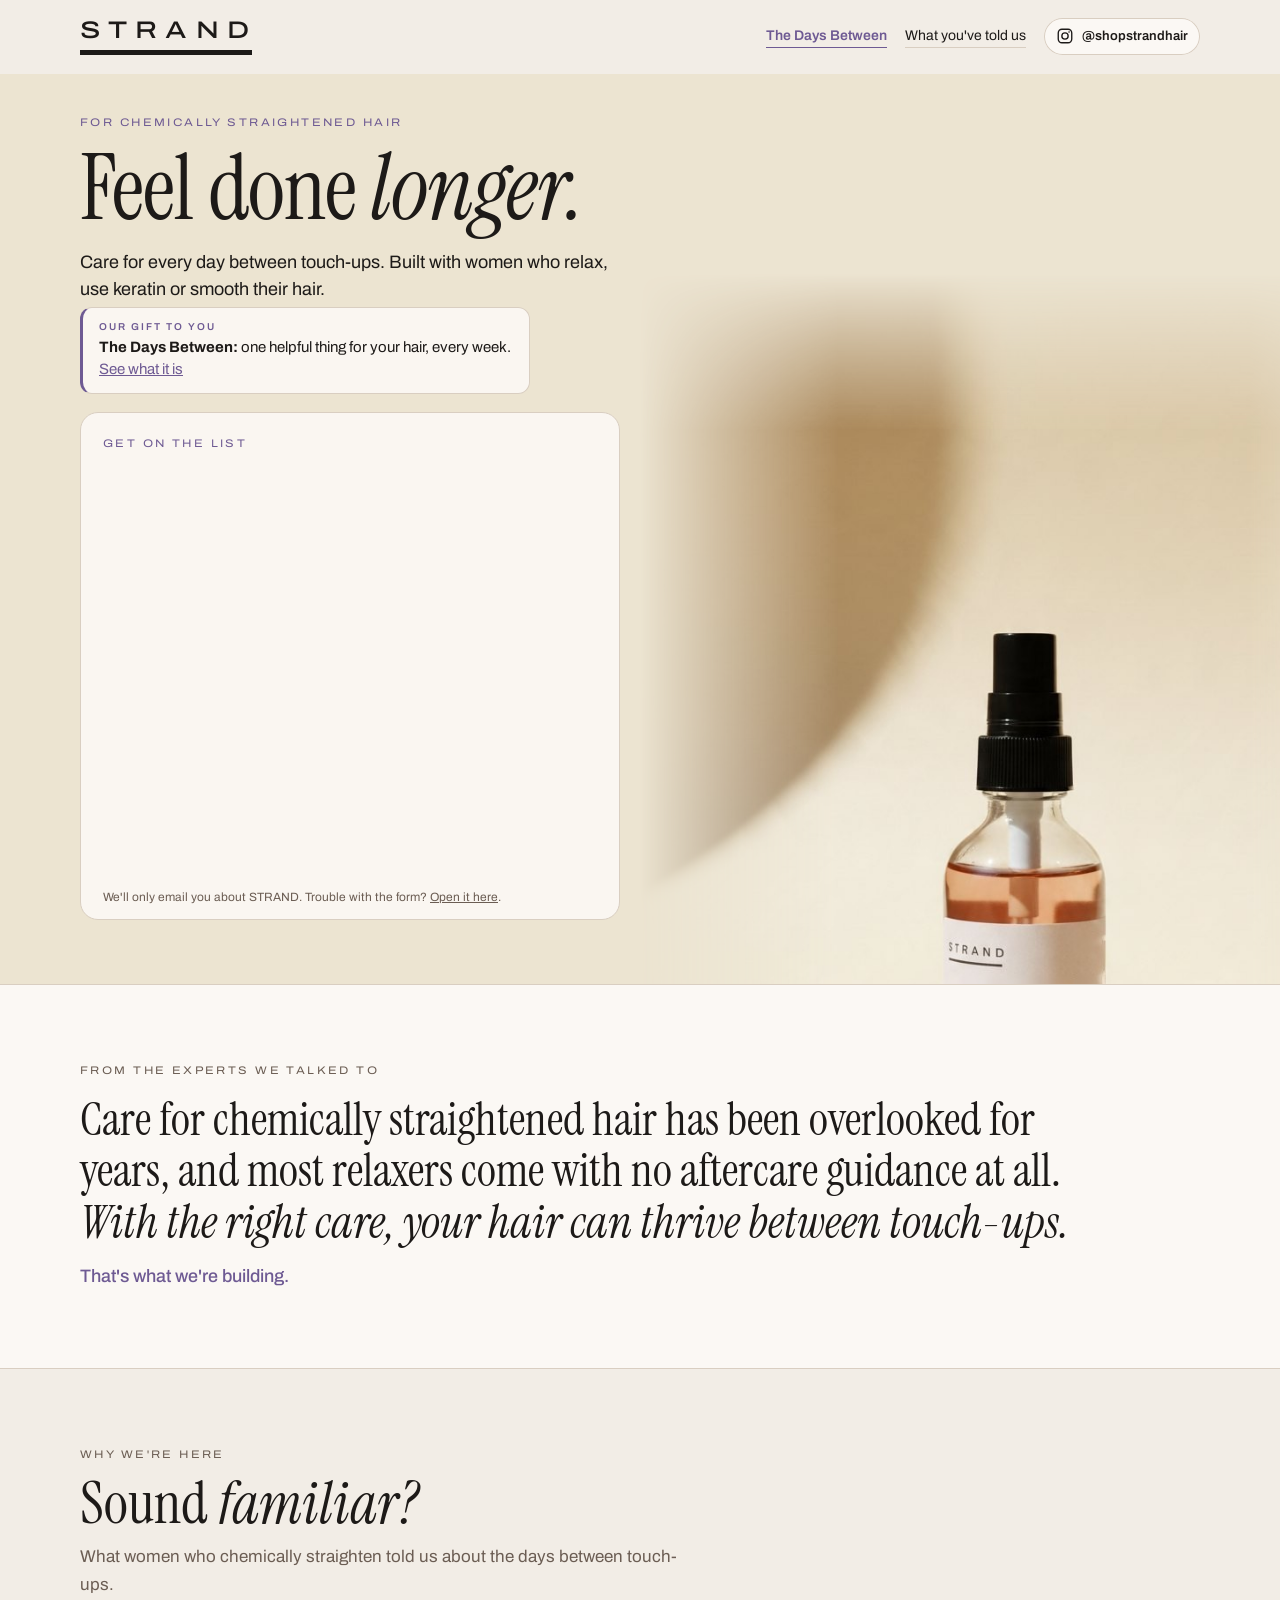
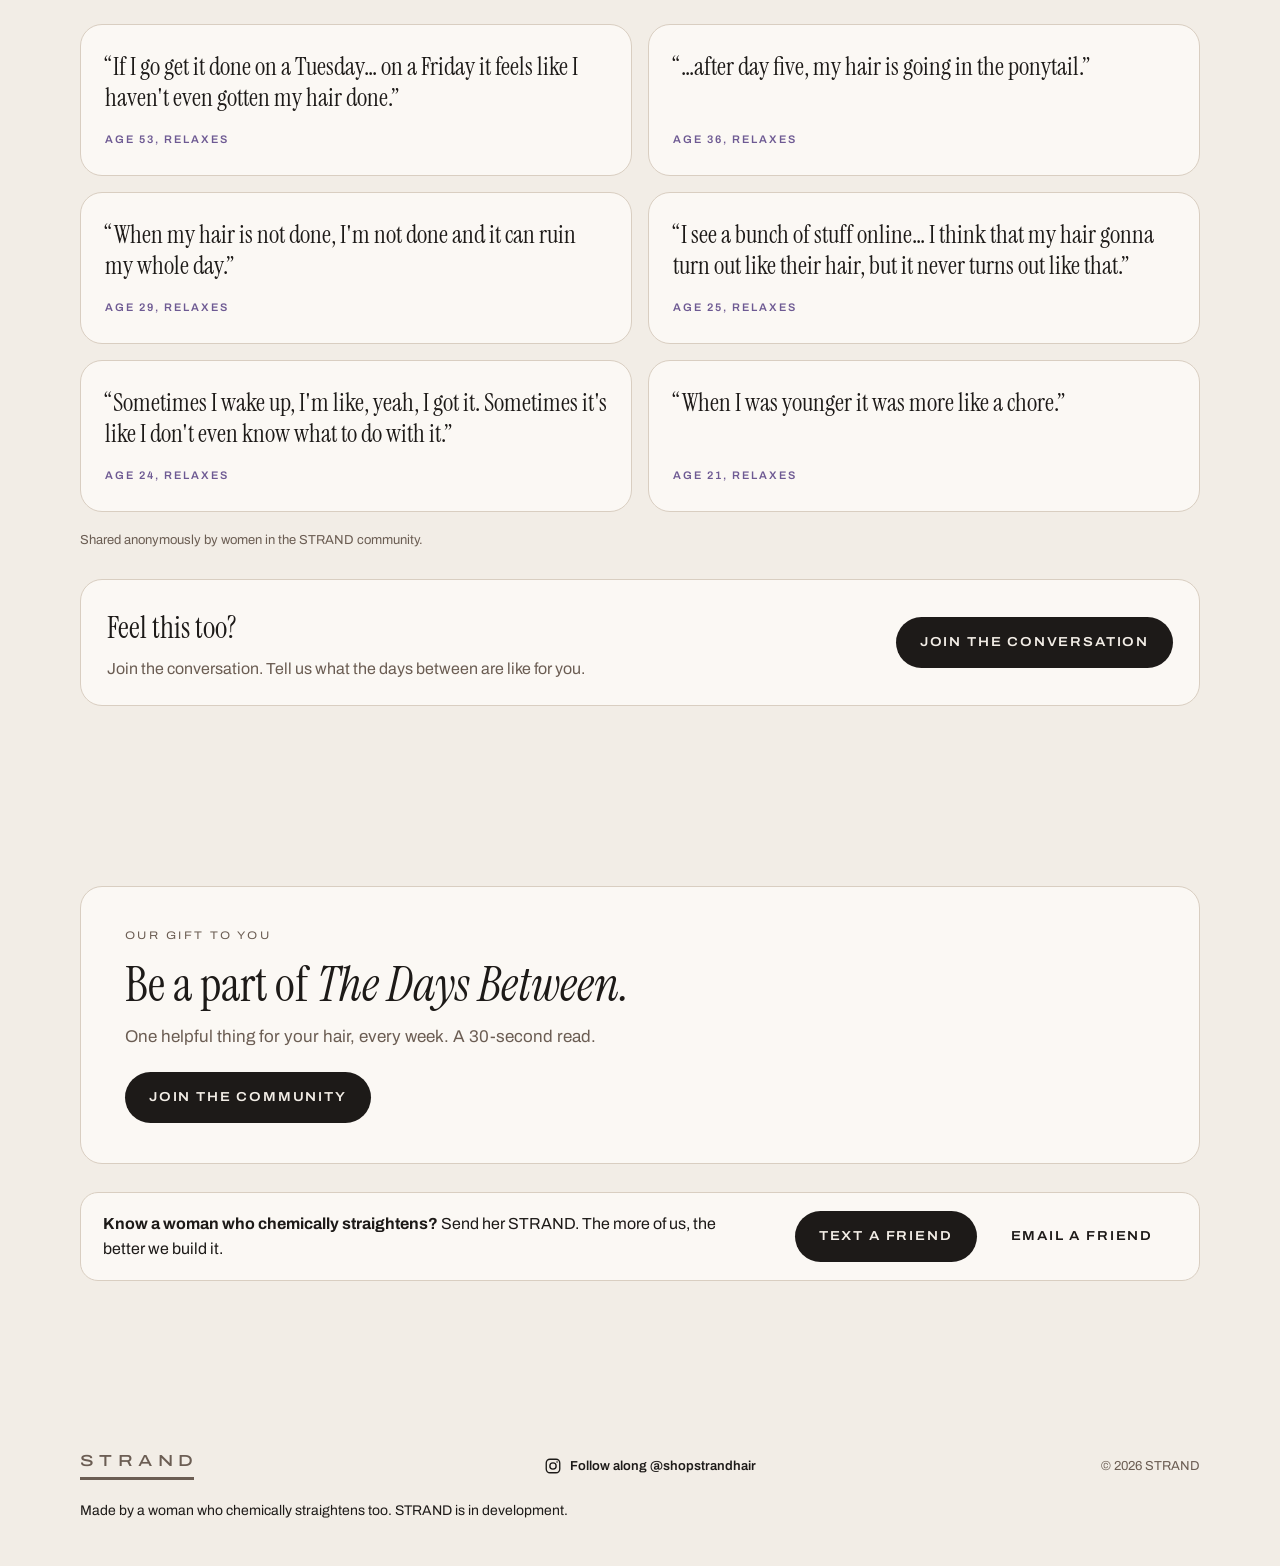
<file: hi/index.html>
<!doctype html><html lang="en"><head><meta charset="utf-8"><meta name="viewport" content="width=device-width,initial-scale=1"><meta name="robots" content="noindex"><title>STRAND</title><meta http-equiv="refresh" content="0;url=/?utm_source=share_sms&amp;utm_campaign=friend"><link rel="canonical" href="https://strand-haircare.com/"><script>location.replace("/?utm_source=share_sms&utm_campaign=friend");</script><style>body{background:#f2ede6;color:#1d1a18;font-family:Arial,sans-serif;display:flex;min-height:100vh;align-items:center;justify-content:center;margin:0;letter-spacing:.32em}</style></head><body>STRAND</body></html>
</file>
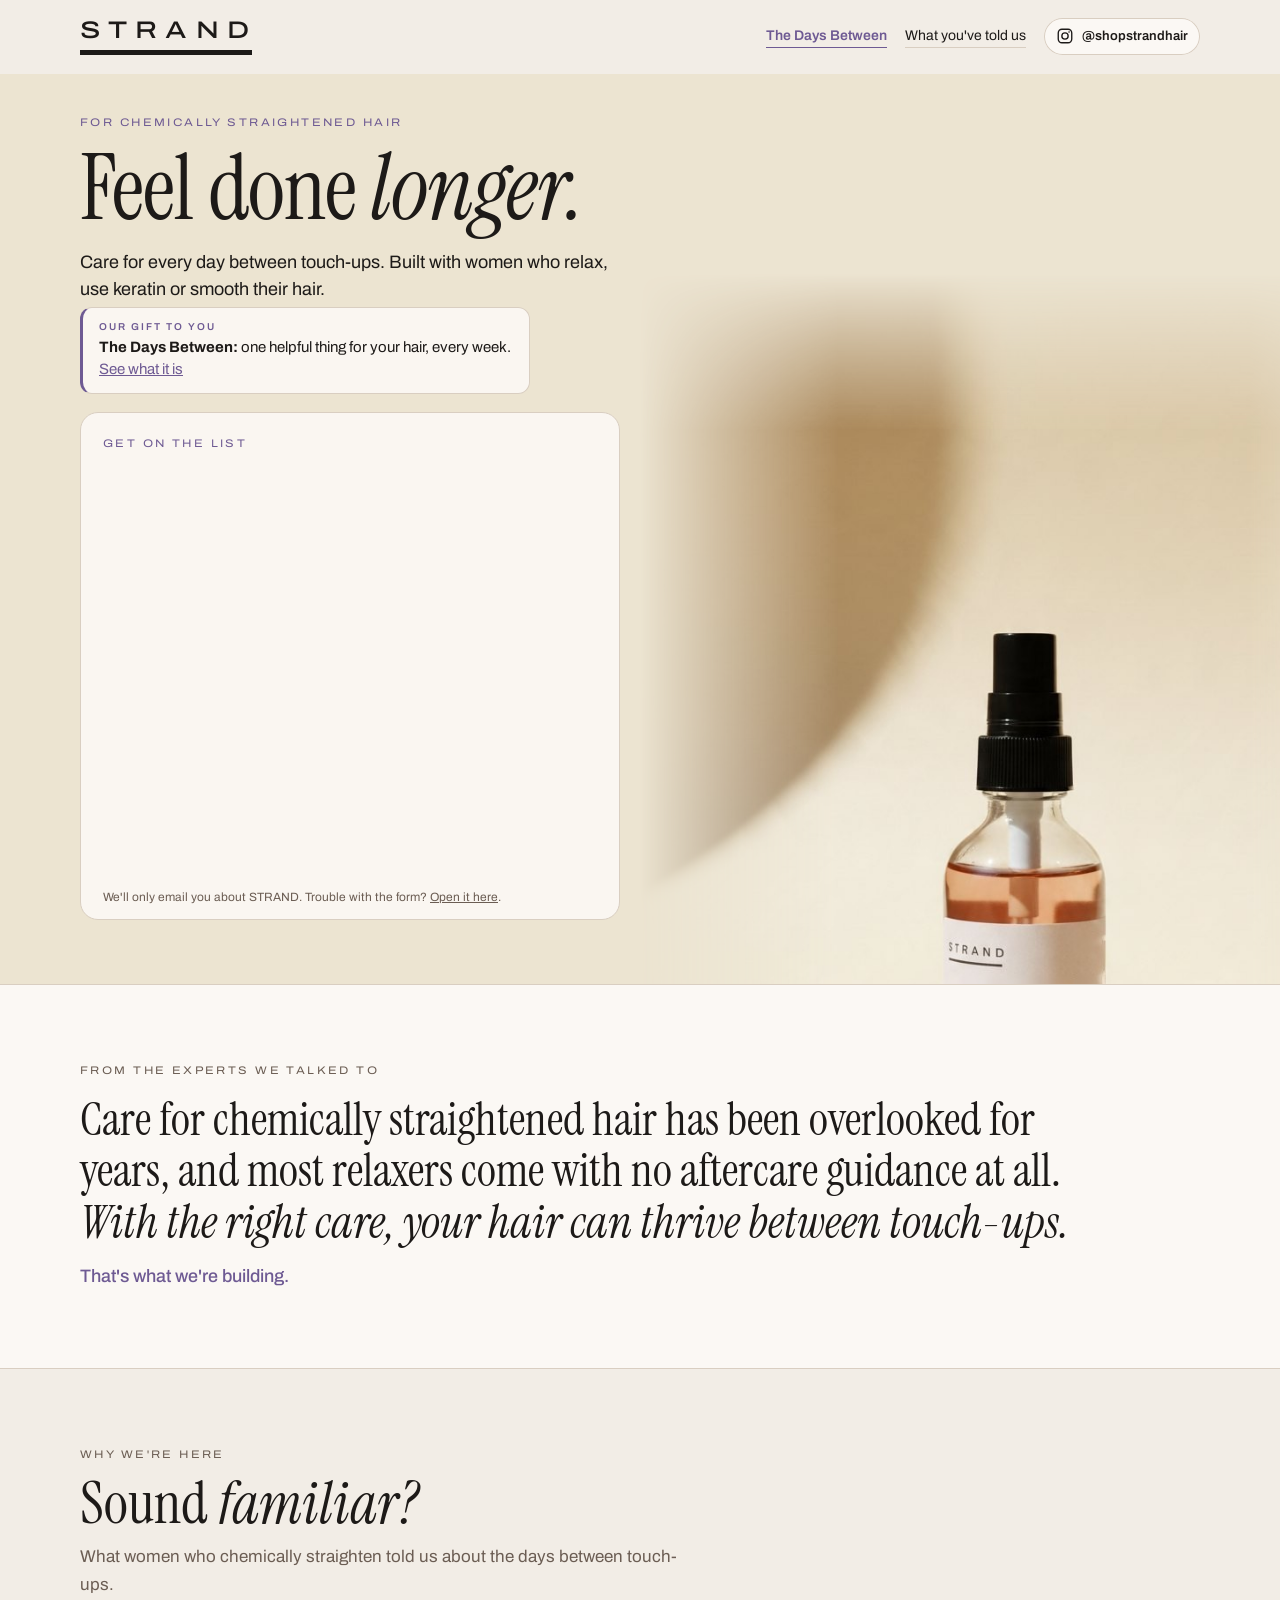
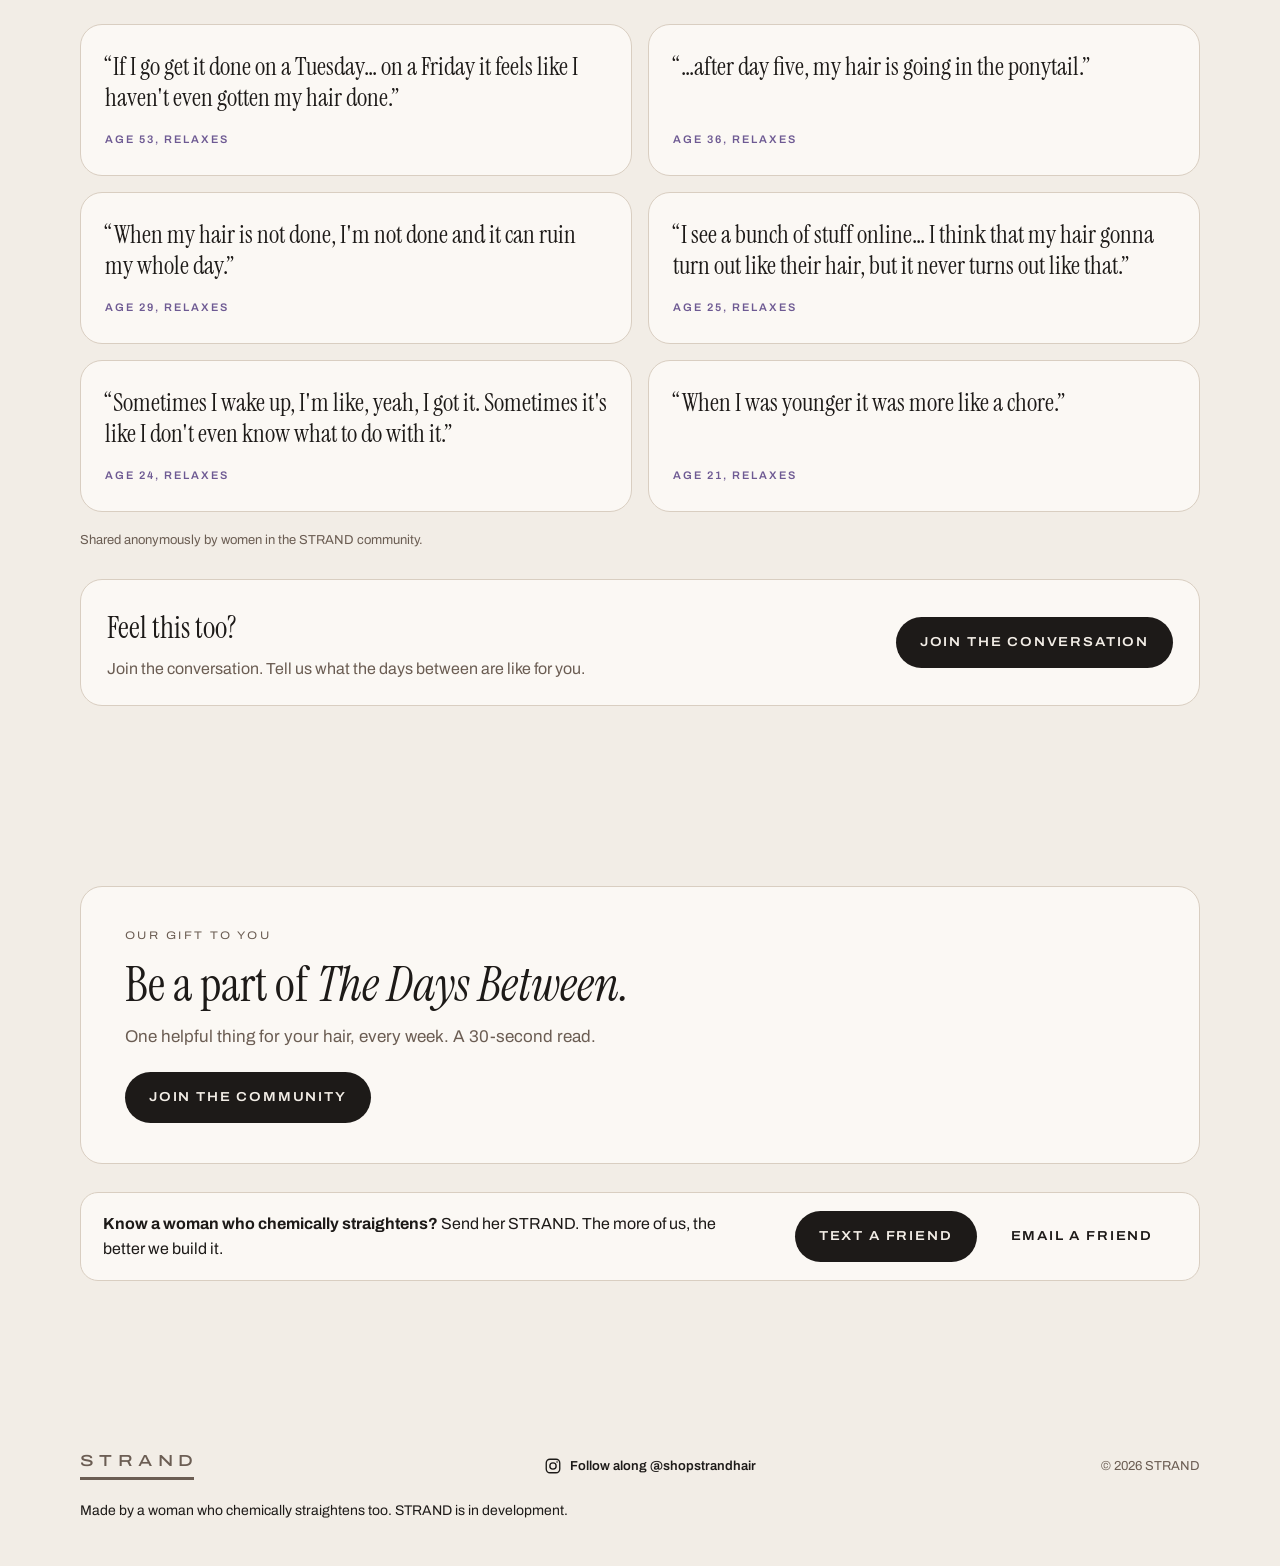
<file: invite/index.html>
<!doctype html><html lang="en"><head><meta charset="utf-8"><meta name="viewport" content="width=device-width,initial-scale=1"><meta name="robots" content="noindex"><title>STRAND</title><meta http-equiv="refresh" content="0;url=/?utm_source=share&amp;utm_campaign=friend"><link rel="canonical" href="https://strand-haircare.com/"><script>location.replace("/?utm_source=share&utm_campaign=friend");</script><style>body{background:#f2ede6;color:#1d1a18;font-family:Arial,sans-serif;display:flex;min-height:100vh;align-items:center;justify-content:center;margin:0;letter-spacing:.32em}</style></head><body>STRAND</body></html>
</file>
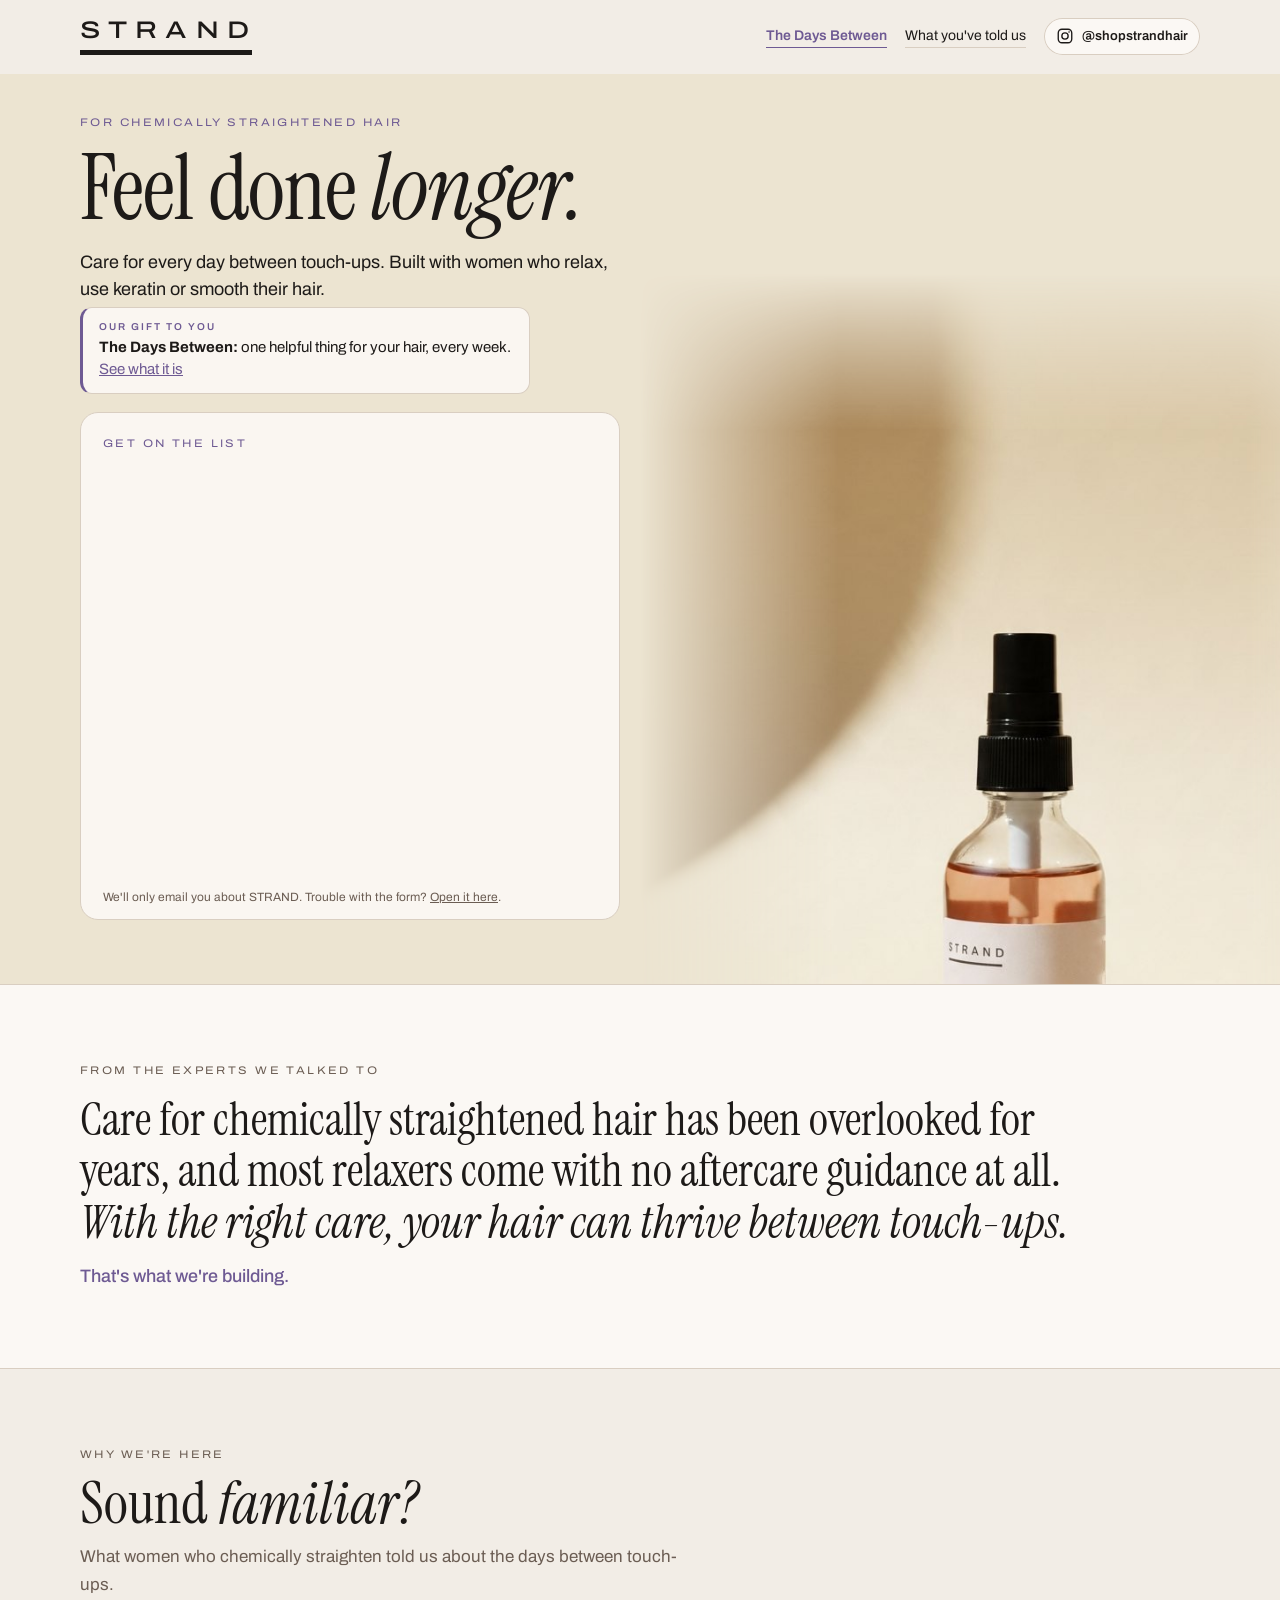
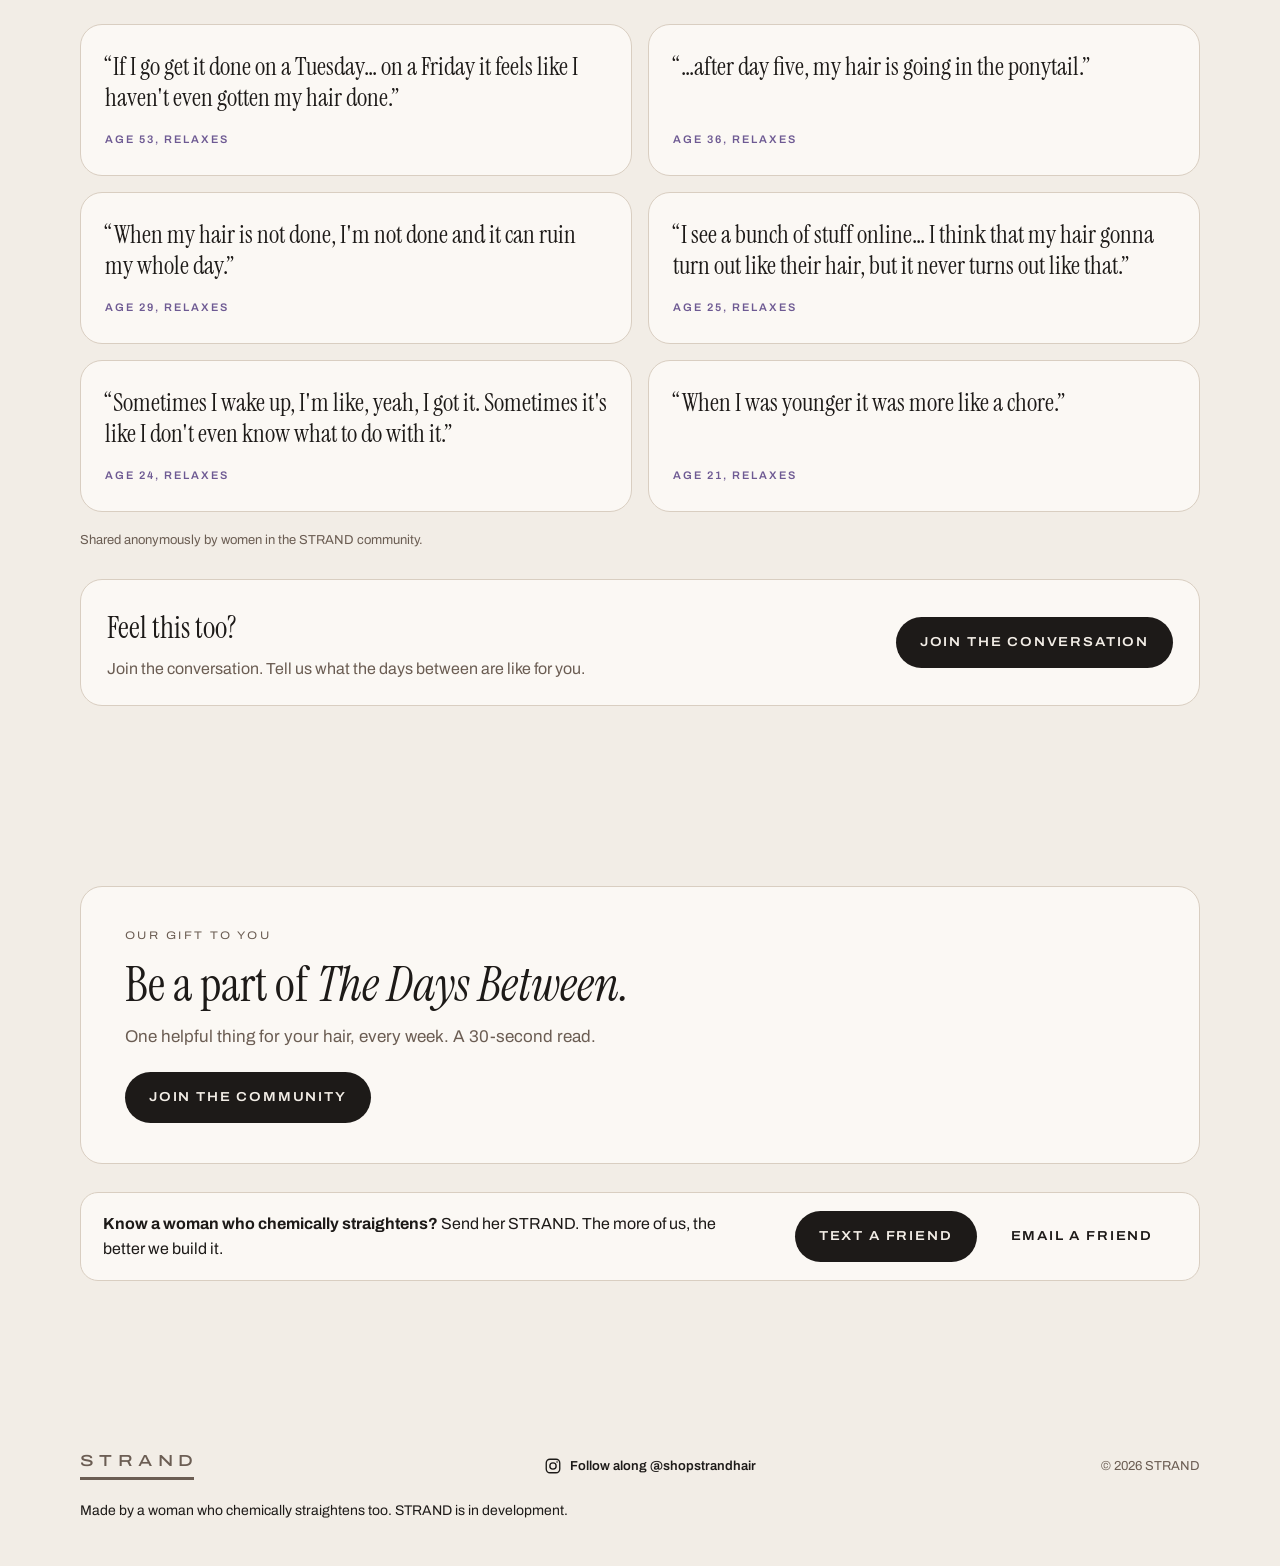
<file: join/index.html>
<!doctype html><html lang="en"><head><meta charset="utf-8"><meta name="viewport" content="width=device-width,initial-scale=1"><meta name="robots" content="noindex"><title>Join STRAND</title><meta property="og:title" content="Join STRAND"><meta property="og:description" content="A free community of women who chemically straighten. One helpful thing for your hair, every week."><meta property="og:image" content="https://strand-haircare.com/og.png?v=4"><meta http-equiv="refresh" content="0;url=/?utm_source=youtube&amp;utm_campaign=comments#join"><link rel="canonical" href="https://strand-haircare.com/"><script>location.replace("/?utm_source=youtube&utm_campaign=comments#join");</script><style>body{background:#f2ede6;color:#1d1a18;font-family:Arial,sans-serif;display:flex;min-height:100vh;align-items:center;justify-content:center;margin:0;letter-spacing:.32em}</style></head><body>STRAND</body></html>
</file>
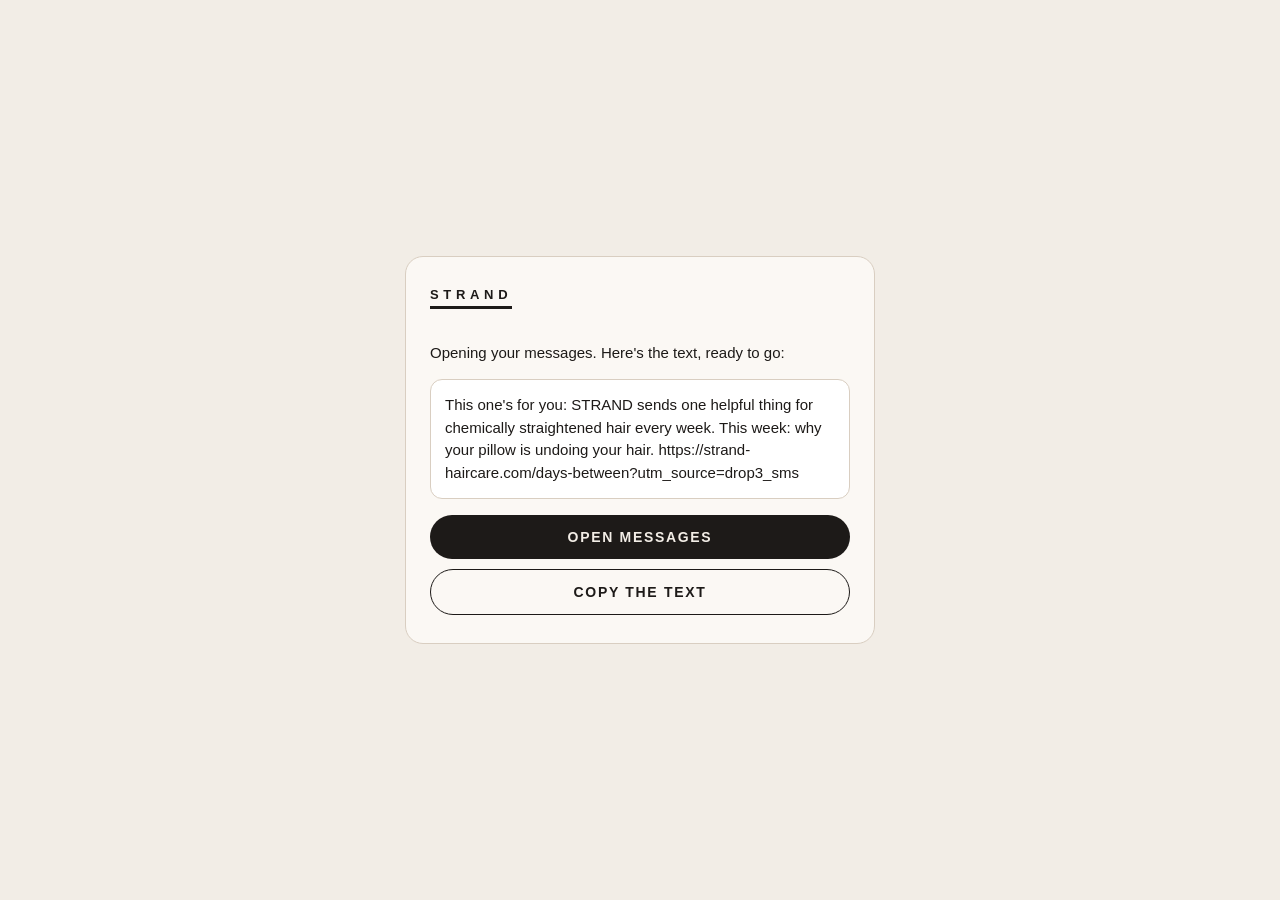
<file: text-drop/index.html>
<!doctype html><html lang="en"><head><meta charset="utf-8"><meta name="viewport" content="width=device-width,initial-scale=1"><meta name="robots" content="noindex"><title>Text a friend | STRAND</title>
<style>body{background:#f2ede6;color:#1d1a18;font-family:Arial,sans-serif;margin:0;display:flex;min-height:100vh;align-items:center;justify-content:center;padding:24px;box-sizing:border-box}.c{max-width:420px;width:100%;background:#fbf8f4;border:1px solid #d9cec1;border-radius:18px;padding:28px 24px}.m{letter-spacing:.36em;font-size:13px;font-weight:600;border-bottom:3px solid #1d1a18;display:inline-block;padding-bottom:4px;margin-bottom:18px}p{font-size:15px;line-height:1.5}.msg{background:#fff;border:1px solid #d9cec1;border-radius:12px;padding:14px;font-size:15px;line-height:1.5;margin:12px 0 16px}a.b,button{display:block;width:100%;box-sizing:border-box;text-align:center;border-radius:999px;padding:14px;font-size:14px;font-weight:600;letter-spacing:.12em;text-transform:uppercase;text-decoration:none;cursor:pointer;margin-top:10px;font-family:inherit}a.b{background:#1d1a18;color:#f2ede6;border:0}button{background:none;border:1.5px solid #1d1a18;color:#1d1a18}</style></head>
<body><div class="c"><div class="m">STRAND</div><p>Opening your messages. Here's the text, ready to go:</p><div class="msg" id="t">This one's for you: STRAND sends one helpful thing for chemically straightened hair every week. This week: why your pillow is undoing your hair. https://strand-haircare.com/days-between?utm_source=drop3_sms</div>
<a class="b" id="s" href="sms:?&amp;body=This%20one%27s%20for%20you%3A%20STRAND%20sends%20one%20helpful%20thing%20for%20chemically%20straightened%20hair%20every%20week.%20This%20week%3A%20why%20your%20pillow%20is%20undoing%20your%20hair.%20https%3A//strand-haircare.com/days-between%3Futm_source%3Ddrop3_sms">Open Messages</a><button id="cp" type="button">Copy the text</button></div>
<script>var u="sms:?&body=This%20one%27s%20for%20you%3A%20STRAND%20sends%20one%20helpful%20thing%20for%20chemically%20straightened%20hair%20every%20week.%20This%20week%3A%20why%20your%20pillow%20is%20undoing%20your%20hair.%20https%3A//strand-haircare.com/days-between%3Futm_source%3Ddrop3_sms";if(/iPhone|iPad|iPod|Android/i.test(navigator.userAgent)){setTimeout(function(){location.href=u},250);}
document.getElementById('cp').onclick=function(){var t=document.getElementById('t').innerText;(navigator.clipboard?navigator.clipboard.writeText(t):Promise.reject()).then(function(){cp.textContent='Copied'},function(){cp.textContent='Press and hold the text to copy'});};</script></body></html>
</file>
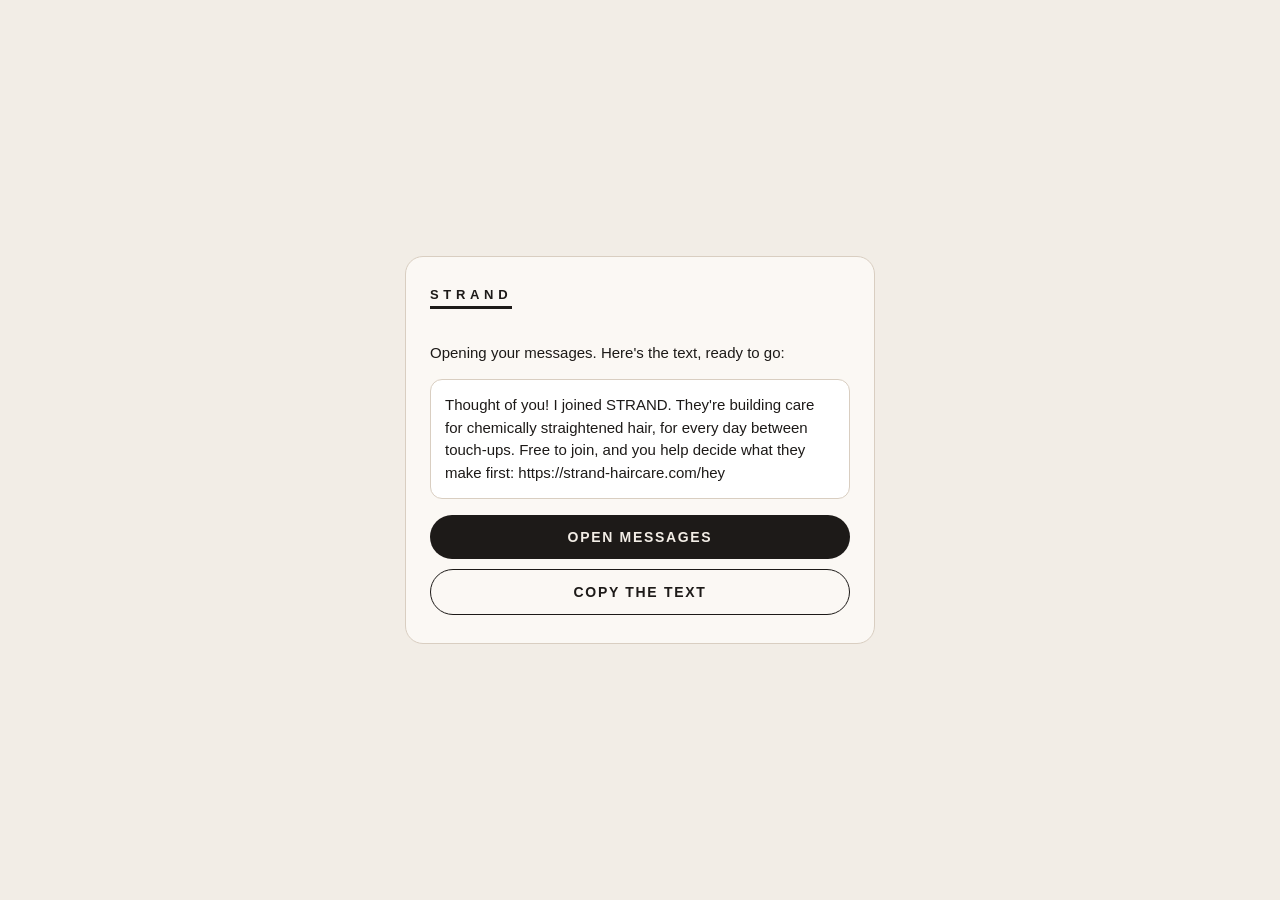
<file: text-friend/index.html>
<!doctype html><html lang="en"><head><meta charset="utf-8"><meta name="viewport" content="width=device-width,initial-scale=1"><meta name="robots" content="noindex"><title>Text a friend | STRAND</title>
<style>body{background:#f2ede6;color:#1d1a18;font-family:Arial,sans-serif;margin:0;display:flex;min-height:100vh;align-items:center;justify-content:center;padding:24px;box-sizing:border-box}.c{max-width:420px;width:100%;background:#fbf8f4;border:1px solid #d9cec1;border-radius:18px;padding:28px 24px}.m{letter-spacing:.36em;font-size:13px;font-weight:600;border-bottom:3px solid #1d1a18;display:inline-block;padding-bottom:4px;margin-bottom:18px}p{font-size:15px;line-height:1.5}.msg{background:#fff;border:1px solid #d9cec1;border-radius:12px;padding:14px;font-size:15px;line-height:1.5;margin:12px 0 16px}a.b,button{display:block;width:100%;box-sizing:border-box;text-align:center;border-radius:999px;padding:14px;font-size:14px;font-weight:600;letter-spacing:.12em;text-transform:uppercase;text-decoration:none;cursor:pointer;margin-top:10px;font-family:inherit}a.b{background:#1d1a18;color:#f2ede6;border:0}button{background:none;border:1.5px solid #1d1a18;color:#1d1a18}</style></head>
<body><div class="c"><div class="m">STRAND</div><p>Opening your messages. Here's the text, ready to go:</p><div class="msg" id="t">Thought of you! I joined STRAND. They're building care for chemically straightened hair, for every day between touch-ups. Free to join, and you help decide what they make first: https://strand-haircare.com/hey</div>
<a class="b" id="s" href="sms:?&amp;body=Thought%20of%20you%21%20I%20joined%20STRAND.%20They%27re%20building%20care%20for%20chemically%20straightened%20hair%2C%20for%20every%20day%20between%20touch-ups.%20Free%20to%20join%2C%20and%20you%20help%20decide%20what%20they%20make%20first%3A%20https%3A//strand-haircare.com/hey">Open Messages</a><button id="cp" type="button">Copy the text</button></div>
<script>var u="sms:?&body=Thought%20of%20you%21%20I%20joined%20STRAND.%20They%27re%20building%20care%20for%20chemically%20straightened%20hair%2C%20for%20every%20day%20between%20touch-ups.%20Free%20to%20join%2C%20and%20you%20help%20decide%20what%20they%20make%20first%3A%20https%3A//strand-haircare.com/hey";if(/iPhone|iPad|iPod|Android/i.test(navigator.userAgent)){setTimeout(function(){location.href=u},250);}
document.getElementById('cp').onclick=function(){var t=document.getElementById('t').innerText;(navigator.clipboard?navigator.clipboard.writeText(t):Promise.reject()).then(function(){cp.textContent='Copied'},function(){cp.textContent='Press and hold the text to copy'});};</script></body></html>
</file>
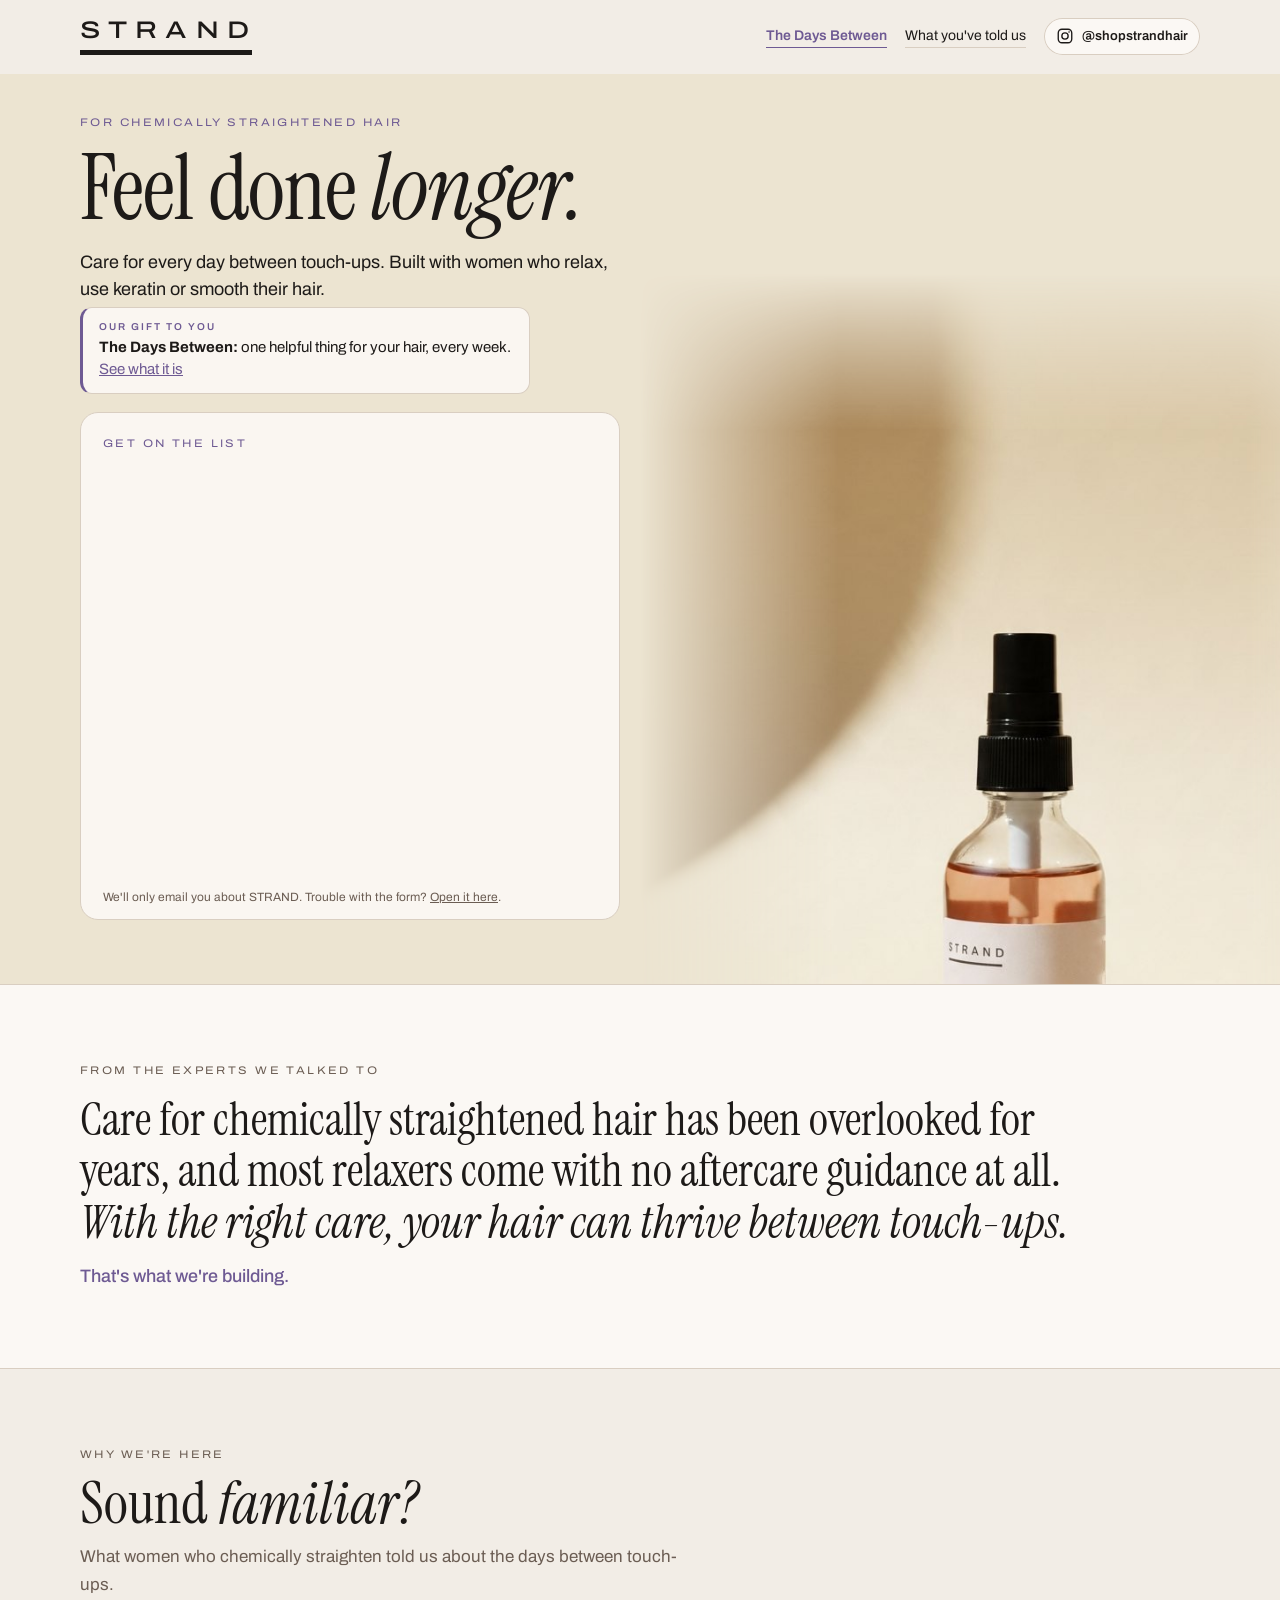
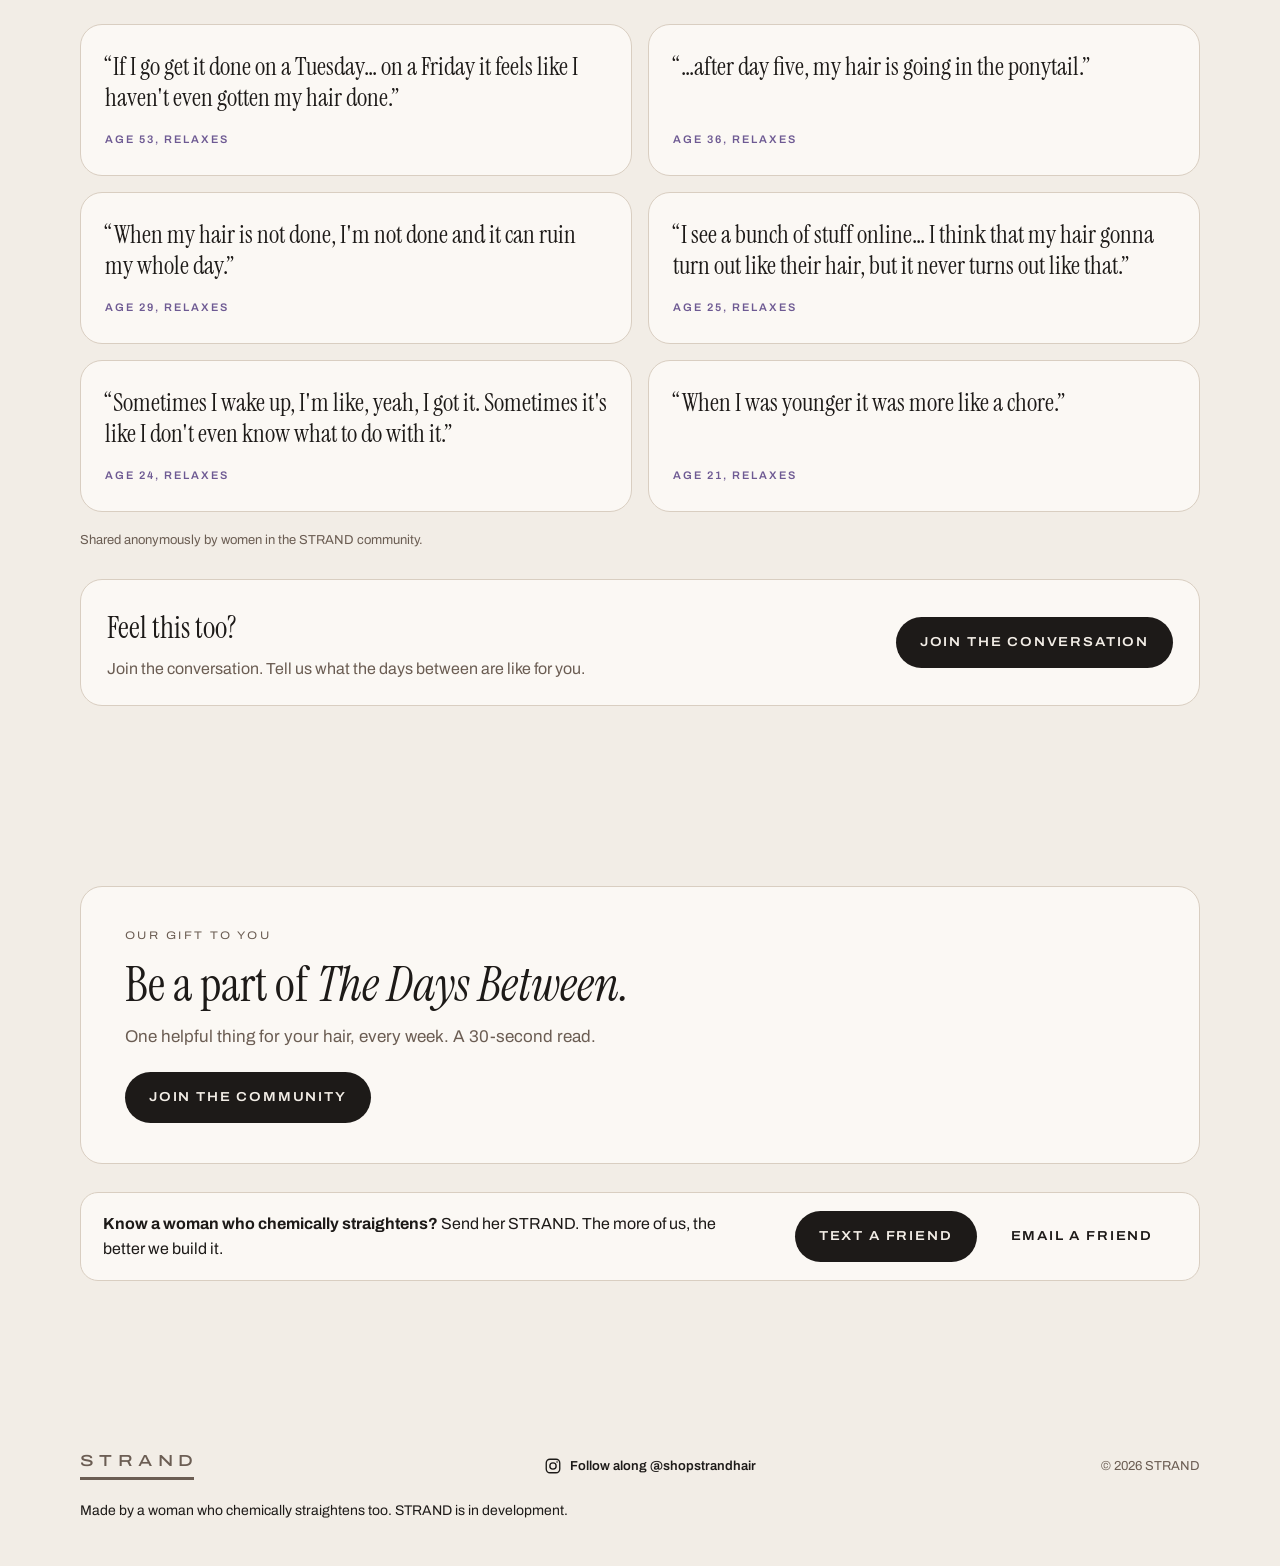
<file: you/index.html>
<!doctype html><html lang="en"><head><meta charset="utf-8"><meta name="viewport" content="width=device-width,initial-scale=1"><meta name="robots" content="noindex"><title>STRAND</title><meta http-equiv="refresh" content="0;url=/?utm_source=sarah_sms&amp;utm_campaign=personal"><link rel="canonical" href="https://strand-haircare.com/"><script>location.replace("/?utm_source=sarah_sms&utm_campaign=personal");</script><style>body{background:#f2ede6;color:#1d1a18;font-family:Arial,sans-serif;display:flex;min-height:100vh;align-items:center;justify-content:center;margin:0;letter-spacing:.32em}</style></head><body>STRAND</body></html>
</file>
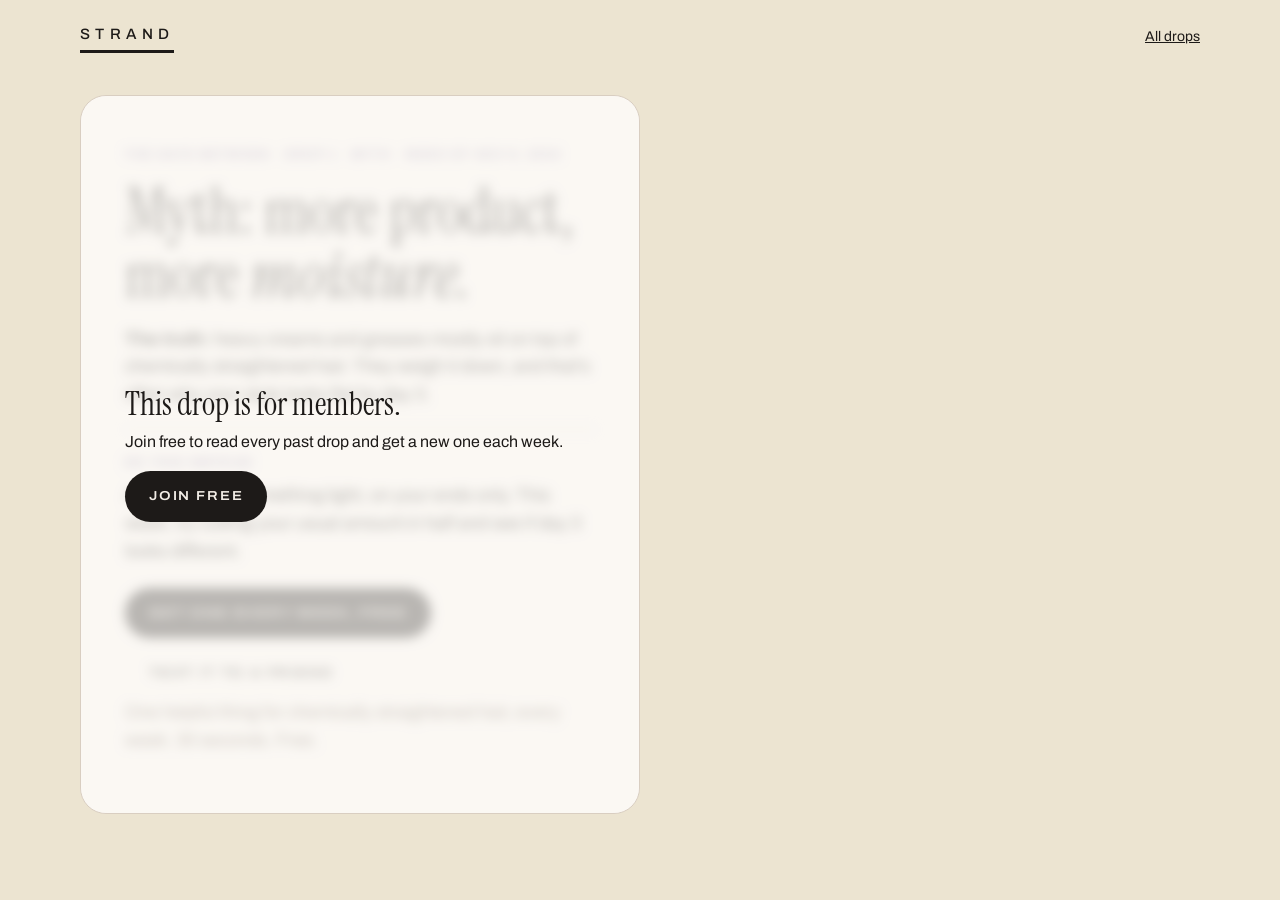
<file: days-between/1/index.html>
<!doctype html>
<html lang="en">
<head>
<meta charset="utf-8">
<meta name="viewport" content="width=device-width, initial-scale=1, viewport-fit=cover">
<title>Myth: more product, more moisture | The Days Between, Drop 1</title>
<meta name="description" content="Heavy creams and greases mostly sit on top of chemically straightened hair. Here is what to do instead.">
<meta property="og:title" content="Myth: more product, more moisture.">
<meta property="og:description" content="The Days Between, Drop 1. One helpful thing for chemically straightened hair, every week.">
<meta property="og:image" content="https://strand-haircare.com/og.png?v=4">
<link rel="icon" href="../../icon.png" type="image/png">
<link rel="preconnect" href="https://fonts.googleapis.com">
<link rel="preconnect" href="https://fonts.gstatic.com" crossorigin>
<link rel="stylesheet" href="https://fonts.googleapis.com/css2?family=Archivo:wdth,wght@62..125,300..700&family=Instrument+Serif:ital@0;1&display=swap">
<link rel="stylesheet" href="../../styles.css?v=20261026">
<style>
html,body{overflow-x:clip;background:#ECE4D1}
.drop{padding:20px 0 64px}
.card{max-width:560px;background:var(--card);border:1px solid var(--line);border-radius:26px;padding:clamp(26px,5vw,44px)}
.tag{display:inline-block;font-size:11px;letter-spacing:.2em;text-transform:uppercase;color:var(--lav-deep);font-weight:600}
.card h1{font-size:clamp(40px,7vw,64px);line-height:1;margin:14px 0 18px}
.card p{font-size:18px;line-height:1.55;margin:0 0 14px}
.try{border-top:1px solid var(--line);margin-top:20px;padding-top:18px}
.try b{font-size:11px;letter-spacing:.2em;text-transform:uppercase;color:var(--lav-deep)}
.btns{display:flex;gap:10px;flex-wrap:wrap;margin-top:22px}
.meta{margin-top:18px;font-size:13px;color:var(--muted)}
.card{position:relative}.gated>*:not(.gate){filter:blur(6px);pointer-events:none;user-select:none}.gate{position:absolute;inset:0;display:flex;flex-direction:column;justify-content:center;align-items:flex-start;padding:clamp(26px,5vw,44px);background:rgba(251,248,244,.7);border-radius:26px}.gate b{font-family:var(--f-display);font-weight:400;font-size:32px;line-height:1.1}.gate p{font-size:16px;margin:8px 0 16px}
</style>
</head>
<body>
<header><div class="wrap" style="padding-top:22px;padding-bottom:22px;display:flex;justify-content:space-between;align-items:center;gap:12px">
  <a href="/" style="text-decoration:none;color:inherit;font-weight:500;letter-spacing:.36em;font-size:15px;border-bottom:3px solid currentColor;padding-bottom:4px">STRAND</a>
  <a href="/days-between" style="font-size:14px;color:inherit">All drops</a>
</div></header>
<main class="drop"><div class="wrap">
  <article class="card" data-drop-current="false">
    <span class="tag">The Days Between · Drop 1 · Myth · Week of Nov 9, 2026</span>
    <h1>Myth: more product, more <em>moisture.</em></h1>
    <p><b>The truth:</b> heavy creams and greases mostly sit on top of chemically straightened hair. They weigh it down, and that's often why your style looks flat by day 3.</p>
    <div class="try"><b>Do this instead</b><p style="margin-top:8px">A few drops of something light, on your ends only. This week, try cutting your usual amount in half and see if day 3 looks different.</p></div>
    <div class="btns">
      <a class="btn dark" href="/?utm_source=drop1&amp;utm_campaign=days_between#join">Get one every week, free</a>
      <a class="btn" href="sms:?&amp;body=This%20one%27s%20for%20you%3A%20STRAND%20sends%20one%20helpful%20thing%20for%20chemically%20straightened%20hair%20every%20week.%20https%3A%2F%2Fstrand-haircare.com%2Fdays-between">Text it to a friend</a>
    </div>
    <p class="meta">One helpful thing for chemically straightened hair, every week. 30 seconds. Free.</p>
  </article>
</div></main>
<script src="/gate.js"></script>
</body>
</html>
</file>
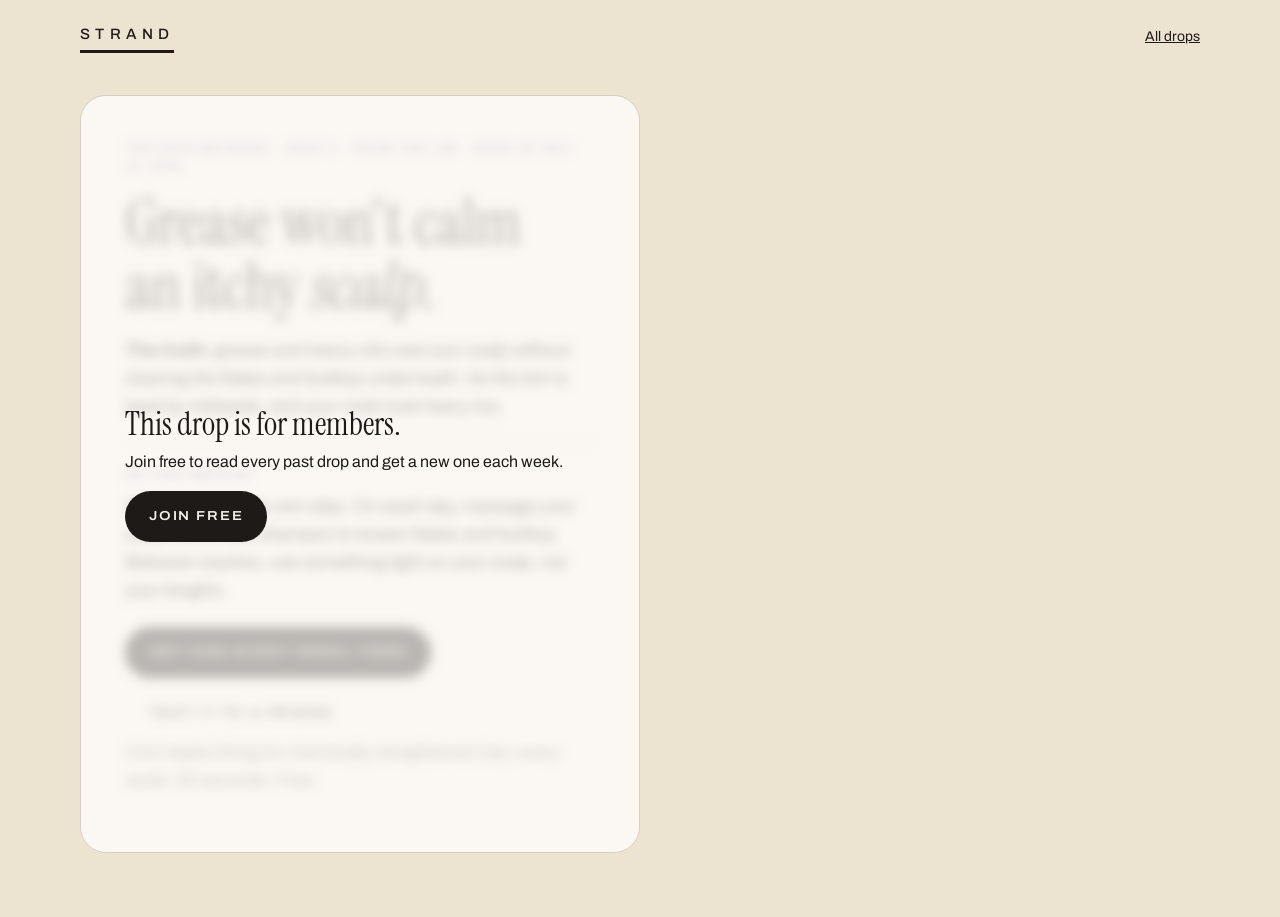
<file: days-between/2/index.html>
<!doctype html>
<html lang="en">
<head>
<meta charset="utf-8">
<meta name="viewport" content="width=device-width, initial-scale=1, viewport-fit=cover">
<title>Grease won't calm an itchy scalp | The Days Between, Drop 2</title>
<meta name="description" content="Heavy creams and greases mostly sit on top of chemically straightened hair. Here is what to do instead.">
<meta property="og:title" content="Grease won't calm an itchy scalp.">
<meta property="og:description" content="The Days Between, Drop 2. One helpful thing for chemically straightened hair, every week.">
<meta property="og:image" content="https://strand-haircare.com/og.png?v=4">
<link rel="icon" href="../../icon.png" type="image/png">
<link rel="preconnect" href="https://fonts.googleapis.com">
<link rel="preconnect" href="https://fonts.gstatic.com" crossorigin>
<link rel="stylesheet" href="https://fonts.googleapis.com/css2?family=Archivo:wdth,wght@62..125,300..700&family=Instrument+Serif:ital@0;1&display=swap">
<link rel="stylesheet" href="../../styles.css?v=20261026">
<style>
html,body{overflow-x:clip;background:#ECE4D1}
.drop{padding:20px 0 64px}
.card{max-width:560px;background:var(--card);border:1px solid var(--line);border-radius:26px;padding:clamp(26px,5vw,44px)}
.tag{display:inline-block;font-size:11px;letter-spacing:.2em;text-transform:uppercase;color:var(--lav-deep);font-weight:600}
.card h1{font-size:clamp(40px,7vw,64px);line-height:1;margin:14px 0 18px}
.card p{font-size:18px;line-height:1.55;margin:0 0 14px}
.try{border-top:1px solid var(--line);margin-top:20px;padding-top:18px}
.try b{font-size:11px;letter-spacing:.2em;text-transform:uppercase;color:var(--lav-deep)}
.btns{display:flex;gap:10px;flex-wrap:wrap;margin-top:22px}
.meta{margin-top:18px;font-size:13px;color:var(--muted)}
.card{position:relative}.gated>*:not(.gate){filter:blur(6px);pointer-events:none;user-select:none}.gate{position:absolute;inset:0;display:flex;flex-direction:column;justify-content:center;align-items:flex-start;padding:clamp(26px,5vw,44px);background:rgba(251,248,244,.7);border-radius:26px}.gate b{font-family:var(--f-display);font-weight:400;font-size:32px;line-height:1.1}.gate p{font-size:16px;margin:8px 0 16px}
</style>
</head>
<body>
<header><div class="wrap" style="padding-top:22px;padding-bottom:22px;display:flex;justify-content:space-between;align-items:center;gap:12px">
  <a href="/" style="text-decoration:none;color:inherit;font-weight:500;letter-spacing:.36em;font-size:15px;border-bottom:3px solid currentColor;padding-bottom:4px">STRAND</a>
  <a href="/days-between" style="font-size:14px;color:inherit">All drops</a>
</div></header>
<main class="drop"><div class="wrap">
  <article class="card" data-drop-current="false">
    <span class="tag">The Days Between · Drop 2 · From the lab · Week of Nov 16, 2026</span>
    <h1>Grease won't calm an itchy <em>scalp.</em></h1>
    <p><b>The truth:</b> grease and heavy oils coat your scalp without clearing the flakes and buildup underneath. So the itch is back by midweek, and your roots look heavy too.</p>
    <div class="try"><b>Do this instead</b><p style="margin-top:8px">Give your scalp its own step. On wash day, massage your scalp before you shampoo to loosen flakes and buildup. Between washes, use something light on your scalp, not your lengths.</p></div>
    <div class="btns">
      <a class="btn dark" href="/?utm_source=drop2&amp;utm_campaign=days_between#join">Get one every week, free</a>
      <a class="btn" href="sms:?&amp;body=This%20one%27s%20for%20you%3A%20STRAND%20sends%20one%20helpful%20thing%20for%20chemically%20straightened%20hair%20every%20week.%20https%3A%2F%2Fstrand-haircare.com%2Fdays-between">Text it to a friend</a>
    </div>
    <p class="meta">One helpful thing for chemically straightened hair, every week. 30 seconds. Free.</p>
  </article>
</div></main>
<script src="/gate.js"></script>
</body>
</html>
</file>
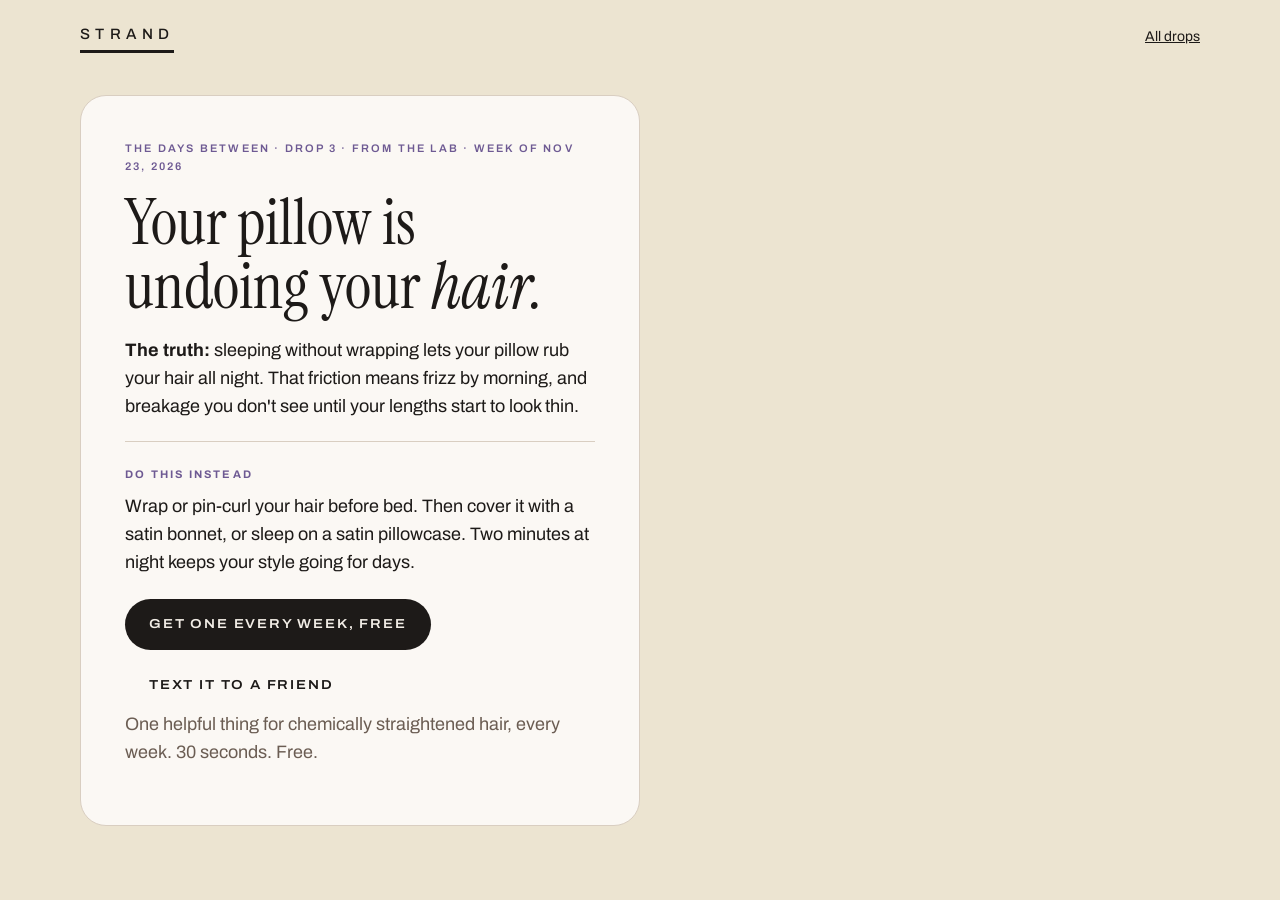
<file: days-between/3/index.html>
<!doctype html>
<html lang="en">
<head>
<meta charset="utf-8">
<meta name="viewport" content="width=device-width, initial-scale=1, viewport-fit=cover">
<title>Your pillow is undoing your hair | The Days Between, Drop 3</title>
<meta name="description" content="Sleeping without wrapping rubs your hair all night. Here is what to do instead.">
<meta property="og:title" content="Your pillow is undoing your hair.">
<meta property="og:description" content="The Days Between, Drop 3. One helpful thing for chemically straightened hair, every week.">
<meta property="og:image" content="https://strand-haircare.com/og.png?v=4">
<link rel="icon" href="../../icon.png" type="image/png">
<link rel="preconnect" href="https://fonts.googleapis.com">
<link rel="preconnect" href="https://fonts.gstatic.com" crossorigin>
<link rel="stylesheet" href="https://fonts.googleapis.com/css2?family=Archivo:wdth,wght@62..125,300..700&family=Instrument+Serif:ital@0;1&display=swap">
<link rel="stylesheet" href="../../styles.css?v=20261026">
<style>
html,body{overflow-x:clip;background:#ECE4D1}
.drop{padding:20px 0 64px}
.card{max-width:560px;background:var(--card);border:1px solid var(--line);border-radius:26px;padding:clamp(26px,5vw,44px)}
.tag{display:inline-block;font-size:11px;letter-spacing:.2em;text-transform:uppercase;color:var(--lav-deep);font-weight:600}
.card h1{font-size:clamp(40px,7vw,64px);line-height:1;margin:14px 0 18px}
.card p{font-size:18px;line-height:1.55;margin:0 0 14px}
.try{border-top:1px solid var(--line);margin-top:20px;padding-top:18px}
.try b{font-size:11px;letter-spacing:.2em;text-transform:uppercase;color:var(--lav-deep)}
.btns{display:flex;gap:10px;flex-wrap:wrap;margin-top:22px}
.meta{margin-top:18px;font-size:13px;color:var(--muted)}
.card{position:relative}.gated>*:not(.gate){filter:blur(6px);pointer-events:none;user-select:none}.gate{position:absolute;inset:0;display:flex;flex-direction:column;justify-content:center;align-items:flex-start;padding:clamp(26px,5vw,44px);background:rgba(251,248,244,.7);border-radius:26px}.gate b{font-family:var(--f-display);font-weight:400;font-size:32px;line-height:1.1}.gate p{font-size:16px;margin:8px 0 16px}
</style>
</head>
<body>
<header><div class="wrap" style="padding-top:22px;padding-bottom:22px;display:flex;justify-content:space-between;align-items:center;gap:12px">
  <a href="/" style="text-decoration:none;color:inherit;font-weight:500;letter-spacing:.36em;font-size:15px;border-bottom:3px solid currentColor;padding-bottom:4px">STRAND</a>
  <a href="/days-between" style="font-size:14px;color:inherit">All drops</a>
</div></header>
<main class="drop"><div class="wrap">
  <article class="card" data-drop-current="true">
    <span class="tag">The Days Between · Drop 3 · From the lab · Week of Nov 23, 2026</span>
    <h1>Your pillow is undoing your <em>hair.</em></h1>
    <p><b>The truth:</b> sleeping without wrapping lets your pillow rub your hair all night. That friction means frizz by morning, and breakage you don't see until your lengths start to look thin.</p>
    <div class="try"><b>Do this instead</b><p style="margin-top:8px">Wrap or pin-curl your hair before bed. Then cover it with a satin bonnet, or sleep on a satin pillowcase. Two minutes at night keeps your style going for days.</p></div>
    <div class="btns">
      <a class="btn dark" href="/?utm_source=drop3&amp;utm_campaign=days_between#join">Get one every week, free</a>
      <a class="btn" href="sms:?&amp;body=This%20one%27s%20for%20you%3A%20STRAND%20sends%20one%20helpful%20thing%20for%20chemically%20straightened%20hair%20every%20week.%20https%3A%2F%2Fstrand-haircare.com%2Fdays-between">Text it to a friend</a>
    </div>
    <p class="meta">One helpful thing for chemically straightened hair, every week. 30 seconds. Free.</p>
  </article>
</div></main>
<script src="/gate.js"></script>
</body>
</html>
</file>
<file: styles.css>
:root{
  color-scheme:light;
  --silk:#F2EDE6; --sand:#E8DFD3; --tan:#C8AD92; --cocoa:#4A2E22; --ink:#1D1A18;
  --lav:#B6A3D6; --lav-deep:#6E5A93; --muted:#6B5D53; --line:#D9CEC1; --card:#FBF8F4;
  --on-cocoa:#F2EDE6; --on-cocoa-muted:#CDB9A8;
  --f-display:"Instrument Serif","Iowan Old Style",Georgia,serif;
  --f-body:"Archivo","Helvetica Neue",Arial,sans-serif;
}
*{box-sizing:border-box}
html{scroll-behavior:smooth}
body{margin:0;background:var(--silk);color:var(--ink);font-family:var(--f-body);font-size:16px;line-height:1.6;-webkit-font-smoothing:antialiased}
a{color:inherit}
:focus-visible{outline:2px solid var(--lav-deep);outline-offset:3px}
.wrap{max-width:1160px;margin:0 auto;padding-left:max(20px, env(safe-area-inset-left, 0px));padding-right:max(20px, env(safe-area-inset-right, 0px))}
.eyebrow{font-stretch:115%;font-size:11px;letter-spacing:.22em;text-transform:uppercase;color:var(--muted)}
h1,h2,h3{font-family:var(--f-display);font-weight:400;text-wrap:balance;margin:0}
h2{font-size:clamp(38px,5vw,64px);line-height:1}
h2 em,h1 em{font-style:italic}

/* Nav */
.top{position:sticky;top:0;z-index:20;background:rgba(242,237,230,.92);backdrop-filter:blur(10px);-webkit-backdrop-filter:blur(10px);border-bottom:1px solid transparent;transition:border-color .2s}
.top.scrolled{border-bottom-color:var(--line)}
.top .wrap{display:flex;align-items:center;justify-content:space-between;gap:16px;padding-block:18px}
.mark{display:inline-flex;flex-direction:column;gap:8px;text-decoration:none}
.mark b{font-weight:500;font-stretch:125%;letter-spacing:.34em;font-size:24px;line-height:1}
.mark i{display:block;height:5px;background:currentColor;width:calc(100% - .34em)}
.navlinks{display:flex;align-items:center;gap:22px}
.navlinks a.txt{font-size:13px;text-decoration:none;color:var(--muted)}
.navlinks a.txt:hover{color:var(--ink)}
.btn{display:inline-flex;align-items:center;justify-content:center;gap:10px;border:0;cursor:pointer;font-family:var(--f-body);font-stretch:112%;font-size:13px;letter-spacing:.14em;text-transform:uppercase;font-weight:600;padding:15px 24px;border-radius:999px;text-decoration:none;transition:transform .15s,background .15s,box-shadow .15s}
.btn:hover{transform:translateY(-1px)}
.btn.dark{background:var(--ink);color:var(--silk)}
.btn.lav{background:var(--lav);color:var(--ink)}
.btn.ghost{background:transparent;color:var(--ink);box-shadow:inset 0 0 0 1px var(--ink)}
.btn.sm{padding:11px 18px;font-size:11px}

/* Strand line */
.strandline{padding-top:28px}
.strandline .row{position:relative;overflow:hidden;padding-left:6px;margin-left:-6px}
.strandline svg{display:block;width:100%;height:clamp(54px,7.15vw,80px);overflow:visible}
.strandline .cap{position:absolute;right:0;top:50%;transform:translateY(calc(-100% - 2px));background:var(--silk);padding-left:14px}

/* Hero */
.hero{padding-block:34px 96px}
.hero .wrap{display:grid;grid-template-columns:1.05fr .95fr;gap:56px;align-items:center}
.hero h1{font-size:clamp(54px,8vw,112px);line-height:.94;letter-spacing:-.01em}
.hero h1 em{display:block}
.hero .lede{font-size:19px;color:var(--muted);max-width:31em;margin:28px 0 34px}
.hero .lede strong{color:var(--ink);font-weight:600}
.ctas{display:flex;flex-wrap:wrap;gap:12px;align-items:center}
.ctas small{flex-basis:100%;color:var(--muted);font-size:13px;margin-top:4px}

/* Product shot */
.shot-col{display:flex;flex-direction:column;gap:18px;min-width:0}
.reserve{display:flex;flex-direction:column;align-items:center;gap:8px;text-align:center}
.reserve small{color:var(--muted);font-size:13px}

.shot{position:relative;border-radius:22px;overflow:hidden;aspect-ratio:4/5;max-width:100%;background:radial-gradient(120% 80% at 50% 18%,#F6F1EA 0%,#E9DFD2 55%,#DACCBC 100%)}
.shot::after{content:"";position:absolute;left:0;right:0;bottom:0;height:30%;background:linear-gradient(180deg,rgba(255,255,255,0) 0%,rgba(205,188,170,.35) 100%)}
.shot svg{position:absolute;inset:0;width:100%;height:100%}

/* Problem */
.panel{background:var(--cocoa);color:var(--on-cocoa);border-radius:28px;padding:clamp(36px,6vw,80px)}
.problem .grid{display:grid;grid-template-columns:.9fr 1.1fr;gap:56px;align-items:start}
.problem p.sub{font-size:19px;color:var(--on-cocoa-muted);margin:22px 0 0;max-width:24em}
.pains{list-style:none;margin:0;padding:0;border-top:1px solid rgba(242,237,230,.2)}
.pains li{font-family:var(--f-display);font-size:clamp(23px,2.6vw,31px);line-height:1.2;padding:20px 0;border-bottom:1px solid rgba(242,237,230,.2);display:grid;grid-template-columns:44px 1fr;align-items:baseline}
.pains li span{font-family:var(--f-body);font-size:11px;letter-spacing:.18em;color:var(--on-cocoa-muted)}

section.block{padding-block:clamp(72px,10vw,120px)}

/* Product */
.product .grid{display:grid;grid-template-columns:1fr 1fr;gap:64px;align-items:center}
.status{display:inline-flex;align-items:center;gap:8px;font-size:12px;letter-spacing:.12em;text-transform:uppercase;font-weight:600;color:var(--lav-deep);font-stretch:112%}
.status::before{content:"";width:8px;height:8px;border-radius:50%;background:var(--lav)}
.product h2{margin-top:16px}
.product p.subt{font-size:12px;letter-spacing:.2em;text-transform:uppercase;color:var(--muted);font-stretch:115%;margin:14px 0 24px}
.product p.desc{font-size:19px;margin:0 0 30px;max-width:30em}
.specs{display:grid;grid-template-columns:1fr 1fr;border-top:1px solid var(--line);margin:0 0 34px}
.specs div{padding:16px 16px 16px 0;border-bottom:1px solid var(--line);min-width:0}
.specs dt{font-size:11px;letter-spacing:.18em;text-transform:uppercase;color:var(--muted);font-stretch:115%;margin-bottom:4px}
.specs dd{margin:0;font-size:15px}
.detail{border-radius:22px;overflow:hidden;aspect-ratio:1/1;max-width:100%;position:relative;background:linear-gradient(160deg,#D9CCEA 0%,#B6A3D6 55%,#9C88C4 100%)}
.detail svg{position:absolute;inset:0;width:100%;height:100%}
.detail .note{position:absolute;left:24px;bottom:22px;right:24px;color:#2B2238;font-family:var(--f-display);font-style:italic;font-size:clamp(22px,2.4vw,30px);line-height:1.1}

/* Insights */
.insights{background:var(--sand)}
.insights .head{display:grid;grid-template-columns:1fr 1fr;gap:56px;align-items:end;margin-bottom:48px}
.insights .head p{font-size:18px;color:var(--muted);margin:0;max-width:30em}
.stats{display:grid;grid-template-columns:repeat(3,1fr);gap:16px}
.stat{background:var(--card);border-radius:18px;padding:28px 24px 26px;display:flex;flex-direction:column;gap:10px;min-width:0}
.stat b{font-family:var(--f-display);font-weight:400;font-size:clamp(52px,6vw,72px);line-height:.9;font-variant-numeric:tabular-nums}
.stat p{margin:0;font-size:15px;line-height:1.45}
.heard{margin-top:16px;background:var(--card);border-radius:18px;padding:28px;display:grid;grid-template-columns:1fr auto;gap:24px;align-items:center}
.heard p{margin:0;font-family:var(--f-display);font-size:clamp(24px,2.6vw,32px);line-height:1.15}
.source{margin-top:18px;font-size:12px;color:var(--muted);max-width:60em}

/* Story */
.story .grid{display:grid;grid-template-columns:.85fr 1.15fr;gap:64px;align-items:start}
.story h2{font-size:clamp(38px,4.6vw,60px);line-height:1}
.story h2 em{display:block}
.story .copy{display:flex;flex-direction:column;gap:20px;font-size:19px;max-width:34em}
.story .copy p{margin:0}
.story .copy .lead{font-family:var(--f-display);font-size:clamp(26px,2.8vw,34px);line-height:1.15}
.story .pull{border-left:2px solid var(--lav);padding-left:20px;font-family:var(--f-display);font-style:italic;font-size:clamp(24px,2.6vw,30px);line-height:1.2}
.story .byline{display:flex;align-items:center;gap:16px}
.story .byline img{width:72px;height:72px;border-radius:50%;object-fit:cover;display:block;flex:none}
.story .sig{font-size:12px;letter-spacing:.2em;text-transform:uppercase;font-stretch:115%;color:var(--muted)}

/* List */
.list .panel{background:var(--ink)}
.list .grid{display:grid;grid-template-columns:.8fr 1.2fr;gap:56px;align-items:start}
.list h2{color:var(--on-cocoa)}
.list .intro p{font-size:18px;color:var(--on-cocoa-muted);max-width:26em;margin:22px 0 0}
.perks{list-style:none;padding:0;margin:28px 0 0;display:flex;flex-direction:column;gap:14px}
.perks li{display:flex;gap:14px;align-items:baseline;font-size:16px;color:var(--on-cocoa)}
.perks li::before{content:"";flex:none;width:18px;height:2px;background:var(--lav);transform:translateY(-4px)}
.tally-wrap{background:var(--silk);border-radius:18px;padding:26px 26px 14px;min-width:0}
.tally-wrap iframe{display:block;width:100%;border:0}
.fine{font-size:12px;color:var(--muted);margin:10px 0 0}

footer{padding-block:44px}
footer .wrap{display:flex;flex-wrap:wrap;gap:20px;justify-content:space-between;align-items:center;font-size:13px;color:var(--muted)}
footer .mark b{font-size:16px}
footer .mark i{height:3px}


/* Why oil */
.why{border-top:1px solid var(--line)}
.why .head{display:grid;grid-template-columns:1fr 1fr;gap:56px;align-items:end;margin-bottom:44px}
.why .head p{font-size:18px;color:var(--muted);margin:0;max-width:30em}
.benefits{display:grid;grid-template-columns:repeat(3,1fr);gap:16px}
.benefit{background:var(--card);border:1px solid var(--line);border-radius:18px;padding:28px 26px;display:flex;flex-direction:column;gap:10px;min-width:0}
.benefit h3{font-size:30px;line-height:1.05}
.benefit p{margin:0;color:var(--muted);font-size:15.5px}
.benefit .num{font-size:11px;letter-spacing:.2em;color:var(--lav-deep);font-weight:600;font-stretch:115%}
.light{margin-top:16px;display:grid;grid-template-columns:1fr 1fr;gap:16px}
.light > div{border-radius:18px;padding:30px 28px;min-width:0}
.light .lt{background:var(--lav);color:var(--ink)}
.light .lt h3{font-size:32px;line-height:1.05;margin-bottom:10px}
.light .lt p{margin:0;font-size:16px}
.light .how{background:var(--ink);color:var(--on-cocoa)}
.light .how h3{font-size:28px;margin-bottom:14px;color:var(--on-cocoa)}
.how ol{margin:0;padding:0;list-style:none;display:flex;flex-direction:column;gap:12px;counter-reset:s}
.how li{display:grid;grid-template-columns:34px 1fr;font-size:15.5px;color:var(--on-cocoa-muted);counter-increment:s}
.how li::before{content:counter(s,decimal-leading-zero);font-size:11px;letter-spacing:.18em;color:var(--lav);padding-top:4px}
.how li b{color:var(--on-cocoa);font-weight:500}

/* Philosophy page */
.ph-hero{padding-block:34px 72px}
.ph-hero h1{font-size:clamp(54px,8vw,108px);line-height:.94;letter-spacing:-.01em;max-width:11em}
.ph-hero h1 em{display:block}
.ph-hero .lede{font-size:20px;color:var(--muted);max-width:32em;margin:28px 0 0}
.pillars{display:grid;grid-template-columns:repeat(3,1fr);gap:16px}
.pillar{border-radius:22px;padding:34px 30px 32px;display:flex;flex-direction:column;gap:14px;min-width:0}
.pillar:nth-child(1){background:var(--card);border:1px solid var(--line)}
.pillar:nth-child(2){background:var(--lav)}
.pillar:nth-child(3){background:var(--cocoa);color:var(--on-cocoa)}
.pillar .num{font-size:11px;letter-spacing:.2em;font-weight:600;font-stretch:115%;opacity:.7}
.pillar h2{font-size:clamp(40px,4.4vw,56px)}
.pillar p{margin:0;font-size:16.5px}
.pillar ul{margin:6px 0 0;padding:0;list-style:none;display:flex;flex-direction:column;gap:10px;border-top:1px solid currentColor;padding-top:16px}
.pillar:nth-child(1) ul{border-top-color:var(--line)}
.pillar:nth-child(2) ul{border-top-color:rgba(29,26,24,.25)}
.pillar:nth-child(3) ul{border-top-color:rgba(242,237,230,.25)}
.pillar li{font-size:15px;display:flex;gap:10px;align-items:baseline}
.pillar li::before{content:"";flex:none;width:14px;height:1.5px;background:currentColor;transform:translateY(-4px);opacity:.6}
.flow{display:grid;grid-template-columns:repeat(3,1fr);gap:0;border-top:1px solid var(--line);margin-top:40px}
.flow > div{padding:26px 24px 0 0;display:flex;flex-direction:column;gap:8px;min-width:0}
.flow .when{font-size:11px;letter-spacing:.2em;text-transform:uppercase;color:var(--muted);font-stretch:115%}
.flow h3{font-size:32px;line-height:1.05}
.flow p{margin:0;color:var(--muted);font-size:15.5px}
.flow .pill{align-self:flex-start;font-size:11px;letter-spacing:.12em;text-transform:uppercase;font-weight:600;padding:5px 11px;border-radius:999px;box-shadow:inset 0 0 0 1px var(--line);color:var(--muted)}
.flow .pill.now{background:var(--lav);color:var(--ink);box-shadow:none}
.never{display:grid;grid-template-columns:.8fr 1.2fr;gap:56px;align-items:start}
.never ul{list-style:none;margin:0;padding:0;border-top:1px solid var(--line)}
.never li{font-family:var(--f-display);font-size:clamp(24px,2.6vw,32px);line-height:1.2;padding:18px 0;border-bottom:1px solid var(--line)}
.never li s{text-decoration-thickness:1.5px;color:var(--muted)}
.cta-band{text-align:left}
.cta-band .panel{display:grid;grid-template-columns:1fr auto;gap:32px;align-items:center}
.cta-band h2{color:var(--on-cocoa)}
.cta-band p{color:var(--on-cocoa-muted);margin:14px 0 0;font-size:18px;max-width:28em}
.navlinks a.txt.on{color:var(--ink)}
@media (max-width:900px){
  .why .head,.light,.never,.cta-band .panel{grid-template-columns:1fr;gap:24px}
  .benefits,.pillars,.flow{grid-template-columns:1fr}
  .flow > div{padding-bottom:22px;border-bottom:1px solid var(--line)}
}
@media (max-width:900px){
  .hero .wrap,.problem .grid,.product .grid,.insights .head,.story .grid,.list .grid{grid-template-columns:1fr;gap:36px}
  .shot,.shot-col{max-width:460px}
  .navlinks a.txt{display:none}
}
@media (max-width:560px){
  .mark b{font-size:19px}
  .stats,.specs{grid-template-columns:1fr}
  .heard{grid-template-columns:1fr}
  .strandline .cap{position:static;transform:none;display:block;padding:12px 0 0;background:none;font-size:9px;letter-spacing:.14em;white-space:nowrap}
  .panel{border-radius:20px}
  .tally-wrap{padding:16px 14px 10px}
  .hero{padding-block:24px 72px}
}
@media (prefers-reduced-motion:no-preference){
  .strandpath{stroke-dasharray:2400;stroke-dashoffset:2400;animation:draw 2.4s cubic-bezier(.4,0,.2,1) .2s forwards}
  @keyframes draw{to{stroke-dashoffset:0}}
}

.strandline .cap b{font-weight:700;color:var(--ink)}

.hero-form{background:var(--card);border:1px solid var(--line);padding:22px 22px 12px;scroll-margin-top:90px;max-width:560px}
.join-cta{align-self:center}
.join-cta .btn{font-size:17px}

/* Instagram */
.ig{display:inline-flex;align-items:center;gap:8px;text-decoration:none;color:var(--ink);font-size:13px;font-weight:600;padding:8px 12px;border-radius:999px;box-shadow:inset 0 0 0 1px var(--line);background:var(--card);transition:box-shadow .15s,transform .15s}
.ig:hover{box-shadow:inset 0 0 0 1px var(--lav-deep);color:var(--lav-deep);transform:translateY(-1px)}
.ig-btn{margin-top:14px;background:transparent;color:var(--silk);box-shadow:inset 0 0 0 1px var(--lav)}
.ig-btn:hover{background:var(--lav);color:var(--ink)}
.foot-ig{display:inline-flex;align-items:center;gap:8px;color:var(--ink);font-weight:600;text-decoration:none}
.foot-ig:hover{color:var(--lav-deep)}
@media (max-width:560px){.ig span{display:none}.ig{padding:9px}.navlinks{gap:10px}}

/* Real product photography */
.shot img,.detail img{position:absolute;inset:0;width:100%;height:100%;object-fit:cover;display:block}
.shot::after{display:none}
.detail{aspect-ratio:4/5;background:var(--sand)}
.detail img{object-position:50% 40%}
.detail .note{color:var(--ink);text-shadow:0 1px 12px rgba(242,237,230,.8)}
.light{grid-template-columns:1fr 1fr .9fr}
.light .howpic{margin:0;padding:0;border-radius:18px;overflow:hidden;min-height:320px;position:relative}
.light .howpic img{position:absolute;inset:0;width:100%;height:100%;object-fit:cover;object-position:50% 35%}
@media (max-width:900px){.light .howpic{aspect-ratio:4/5;min-height:0}}
@media (max-width:900px){.light{grid-template-columns:1fr}}
</file>
